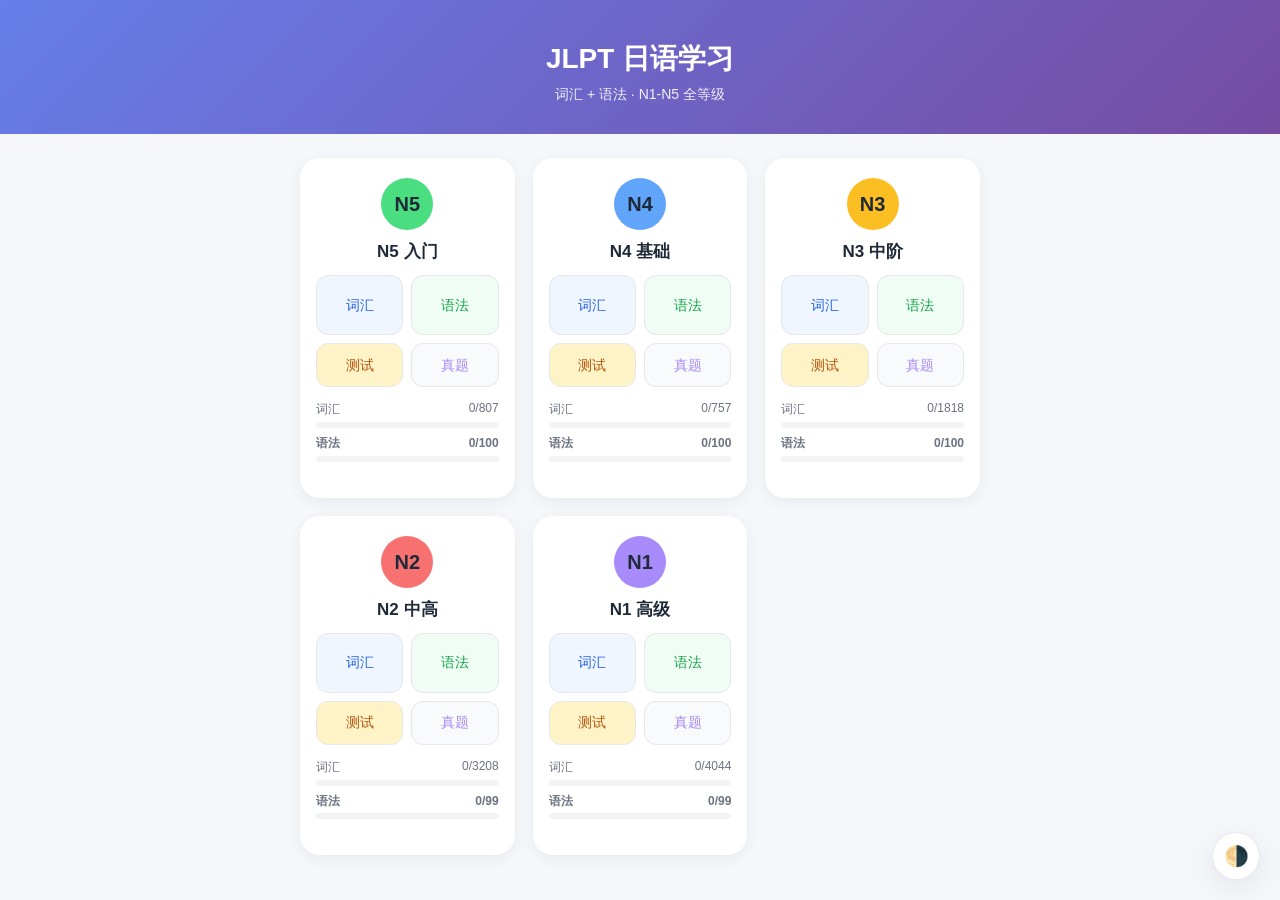
<file: index.html>
<!DOCTYPE html>
<html lang="zh-CN">
<head>
    <meta charset="UTF-8">
    <meta name="viewport" content="width=device-width, initial-scale=1.0, maximum-scale=1.0, user-scalable=no">
    <meta name="description" content="JLPT 日语学习应用，支持 N1-N5 词汇、语法学习与真题测试">
    <meta name="theme-color" content="#667eea" media="(prefers-color-scheme: light)">
    <meta name="theme-color" content="#0b1120" media="(prefers-color-scheme: dark)">
    <meta name="apple-mobile-web-app-capable" content="yes">
    <meta name="apple-mobile-web-app-status-bar-style" content="default">
    <meta name="apple-mobile-web-app-title" content="JLPT学习">
    <meta property="og:title" content="JLPT 日语学习">
    <meta property="og:description" content="词汇 + 语法 · N1-N5 全等级">
    <meta property="og:type" content="website">
    <title>JLPT 日语学习</title>
    <script>
        (function () {
            const basePath = location.pathname.replace(/\/[^/]*$/, '/');
            window.__BASE_PATH__ = basePath;
            document.write('<base href="' + basePath + '">');
        })();
    </script>
    <link rel="manifest" href="site.webmanifest">
    <link rel="apple-touch-icon" href="icons/icon-192x192.png">
    <link rel="icon" type="image/png" href="icons/icon-96x96.png">
    <link rel="stylesheet" href="css/common.css?v=4">
    <style>
        .header { padding: 40px 20px 30px; }
    </style>
</head>
<body>
    <div class="header">
        <h1>JLPT 日语学习</h1>
        <p>词汇 + 语法 · N1-N5 全等级</p>
    </div>
    <div class="levels" id="levels"></div>

    <script src="js/common.js"></script>
    <script>
        const levels = [
            { id: 'N5', name: 'N5 入门', colorClass: 'n5' },
            { id: 'N4', name: 'N4 基础', colorClass: 'n4' },
            { id: 'N3', name: 'N3 中阶', colorClass: 'n3' },
            { id: 'N2', name: 'N2 中高', colorClass: 'n2' },
            { id: 'N1', name: 'N1 高级', colorClass: 'n1' }
        ];

        function getProgress(level, kind) {
            const key = kind === 'words' ? `jlpt_progress_${level}` : `jlpt_grammar_progress_${level}`;
            const known = JSON.parse(localStorage.getItem(key) || '[]');
            return known.length;
        }

        function progressBarHTML(done, total, label, kind) {
            const pct = total > 0 ? Math.round((done / total) * 100) : 0;
            const safePct = Math.min(100, Math.max(0, pct));
            return `
                <div class="progress-item ${kind}">
                    <div class="progress-label">
                        <span>${label}</span>
                        <span>${done}/${total}</span>
                    </div>
                    <div class="progress-bar" aria-label="${label} 学习进度 ${safePct}%">
                        <div class="fill" style="width: ${safePct}%;"></div>
                    </div>
                </div>
            `;
        }

        async function render() {
            const basePath = window.__BASE_PATH__ || location.pathname.replace(/\/[^/]*$/, '/');
            try {
                const summary = await fetch(`${basePath}content/summary.json`).then(r => {
                    if (!r.ok) throw new Error(`HTTP ${r.status}`);
                    return r.json();
                });
                const container = document.getElementById('levels');
                container.innerHTML = levels.map(lv => {
                    const wordsTotal = summary[`${lv.id}_words`] || 0;
                    const grammarTotal = summary[`${lv.id}_grammar`] || 0;
                    const wordsDone = getProgress(lv.id, 'words');
                    const grammarDone = getProgress(lv.id, 'grammar');
                    return `
                        <div class="level-card ${lv.colorClass}">
                            <div class="level-badge">${lv.id}</div>
                            <h3>${lv.name}</h3>
                            <div class="mode-btns">
                                <a href="${basePath}study.html?level=${lv.id}" class="mode-btn words">词汇</a>
                                <a href="${basePath}grammar.html?level=${lv.id}" class="mode-btn grammar">语法</a>
                                <a href="${basePath}quiz.html?level=${lv.id}" class="mode-btn quiz">测试</a>
                                <a href="${basePath}exam.html" class="mode-btn exam">真题</a>
                            </div>
                            <div class="progress-row">
                                ${progressBarHTML(wordsDone, wordsTotal, '词汇', 'words')}
                                ${progressBarHTML(grammarDone, grammarTotal, '语法', 'grammar')}
                            </div>
                        </div>
                    `;
                }).join('');
            } catch (err) {
                console.error('加载失败', err);
                document.getElementById('levels').innerHTML = `<div class="msg">加载失败：${err.message}<br>请刷新重试</div>`;
            }
        }
        render();
    </script>
</body>
</html>
</file>
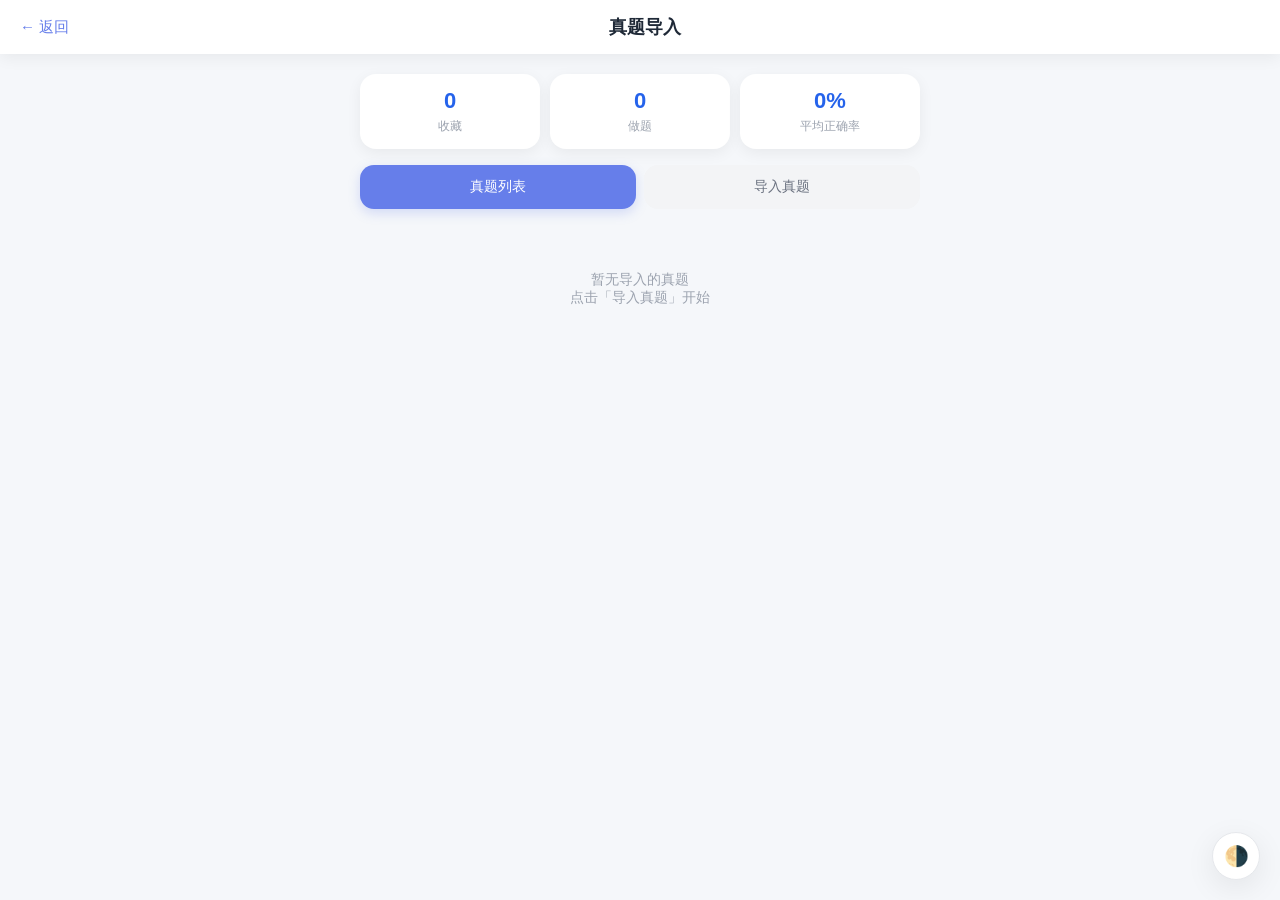
<file: exam.html>
<!DOCTYPE html>
<html lang="zh-CN">
<head>
    <meta charset="UTF-8">
    <meta name="viewport" content="width=device-width, initial-scale=1.0, maximum-scale=1.0, user-scalable=no">
    <meta name="description" content="JLPT 日语学习应用，支持 N1-N5 词汇、语法学习与真题测试">
    <meta name="theme-color" content="#667eea" media="(prefers-color-scheme: light)">
    <meta name="theme-color" content="#0b1120" media="(prefers-color-scheme: dark)">
    <meta name="apple-mobile-web-app-capable" content="yes">
    <meta name="apple-mobile-web-app-status-bar-style" content="default">
    <meta name="apple-mobile-web-app-title" content="JLPT学习">
        <link rel="manifest" href="site.webmanifest">
    <link rel="apple-touch-icon" href="icons/icon-192x192.png">
    <link rel="icon" type="image/png" href="icons/icon-96x96.png">
<title>JLPT 真题导入</title>
    <link rel="stylesheet" href="css/common.css?v=4">
    <style>
        /* 页面特有微调：保持公共样式已覆盖，此处留空备用 */
    </style>
</head>
<body>
    <div class="topbar">
        <a href="index.html" class="back">← 返回</a>
        <div class="level-title">真题导入</div>
        <div style="width:40px"></div>
    </div>
    <div class="stage" id="stage">
        <div class="msg">加载中...</div>
    </div>

    <script src="js/common.js"></script>
    <script>
        const stageEl = document.getElementById('stage');
        const EXAMS_KEY = 'jlpt_imported_exams';
        const BOOKMARKS_KEY = 'jlpt_exam_bookmarks';
        const HISTORY_KEY = 'jlpt_exam_history';

        let exams = [];
        let currentExam = null;
        let currentQuestions = [];
        let currentIdx = 0;
        let correctCount = 0;
        let sectionStats = {};
        let currentAnswers = [];
        let currentBookmarks = [];

        function init() {
            try {
                loadExams();
                loadBookmarks();
                renderList();
            } catch (err) {
                console.error('初始化失败', err);
                stageEl.innerHTML = `<div class="msg">加载失败：${err.message}<br>请刷新重试</div>`;
            }
        }

        function loadExams() {
            try { exams = JSON.parse(localStorage.getItem(EXAMS_KEY)) || []; }
            catch { exams = []; }
        }
        function saveExams() {
            localStorage.setItem(EXAMS_KEY, JSON.stringify(exams));
        }
        function loadBookmarks() {
            try { currentBookmarks = JSON.parse(localStorage.getItem(BOOKMARKS_KEY)) || []; }
            catch { currentBookmarks = []; }
        }
        function saveBookmarks() {
            localStorage.setItem(BOOKMARKS_KEY, JSON.stringify(currentBookmarks.slice(-500)));
        }
        function isBookmarked(q) {
            return currentBookmarks.some(b => b.qid === q.id);
        }
        function toggleBookmark(q) {
            const idx = currentBookmarks.findIndex(b => b.qid === q.id);
            if (idx >= 0) {
                currentBookmarks.splice(idx, 1);
            } else {
                currentBookmarks.push({
                    qid: q.id,
                    type: q.type,
                    question: q.question,
                    options: q.options,
                    answer: q.answer,
                    explanation: q.explanation || '',
                    sectionName: q.sectionName || '',
                    level: currentExam ? currentExam.level : '',
                    examTitle: currentExam ? currentExam.title : '',
                    createdAt: new Date().toISOString()
                });
            }
            saveBookmarks();
            return idx < 0;
        }

        function renderList() {
            const history = getHistory();
            const recentHistory = history.slice(0, 5);
            const totalDone = history.reduce((sum, h) => sum + h.total, 0);
            const totalCorrect = history.reduce((sum, h) => sum + h.correct, 0);
            const avgPct = totalDone ? Math.round((totalCorrect / totalDone) * 100) : 0;

            stageEl.innerHTML = `
                <div class="dashboard-row">
                    <a href="javascript:showBookmarks()" class="dash-card link">
                        <div class="num">${currentBookmarks.length}</div>
                        <div class="label">收藏</div>
                    </a>
                    <div class="dash-card">
                        <div class="num">${totalDone}</div>
                        <div class="label">做题</div>
                    </div>
                    <div class="dash-card">
                        <div class="num">${avgPct}%</div>
                        <div class="label">平均正确率</div>
                    </div>
                </div>
                <div class="tab-row">
                    <div class="tab active" id="tabList">真题列表</div>
                    <div class="tab" id="tabImport">导入真题</div>
                </div>
                <div id="listPanel">
                    ${exams.length ? `<div class="exam-list">${exams.map((ex, i) => renderExamItem(ex, i)).join('')}</div>` : `<div class="empty-tip">暂无导入的真题<br>点击「导入真题」开始</div>`}
                    ${history.length ? `
                    <div class="panel" style="margin-top:20px;">
                        <h2>最近练习</h2>
                        <div class="history-list">
                            ${recentHistory.map(h => `
                                <div class="history-item">
                                    <div>
                                        <div class="title">${escapeHtml(h.examTitle || '练习')}</div>
                                        <div class="meta">${formatDate(h.date)} · ${h.correct}/${h.total} 正确</div>
                                    </div>
                                    <div class="pct">${h.pct}%</div>
                                </div>
                            `).join('')}
                        </div>
                        <button class="btn btn-secondary" onclick="showStatistics()">查看完整统计</button>
                    </div>` : ''}
                </div>
                <div id="importPanel" class="hidden">
                    <div class="panel">
                        <h2>导入 JLPT 真题</h2>
                        <div class="sub">支持文字・語彙、文法 JSON 格式，导入后本地保存</div>
                        <label class="upload-zone" id="dropZone">
                            <div class="icon">📄</div>
                            <div class="hint">点击上传 JSON 文件 或拖拽到此处</div>
                            <input type="file" id="fileInput" accept=".json,application/json">
                        </label>
                        <button class="btn btn-secondary" id="pasteBtn">粘贴 JSON 导入</button>
                        <button class="btn btn-primary" id="builtInBtn">一键导入内置真题</button>
                        <div class="json-sample">
                            格式说明：<br>
                            {<br>
                            &nbsp;&nbsp;"level": "N5",<br>
                            &nbsp;&nbsp;"year": 2024, "month": 7,<br>
                            &nbsp;&nbsp;"title": "N5 真题示例卷",<br>
                            &nbsp;&nbsp;"description": "...",<br>
                            &nbsp;&nbsp;"sections": [<br>
                            &nbsp;&nbsp;&nbsp;&nbsp;{<br>
                            &nbsp;&nbsp;&nbsp;&nbsp;&nbsp;&nbsp;"id": "moji",<br>
                            &nbsp;&nbsp;&nbsp;&nbsp;&nbsp;&nbsp;"name": "文字・語彙",<br>
                            &nbsp;&nbsp;&nbsp;&nbsp;&nbsp;&nbsp;"questions": [<br>
                            &nbsp;&nbsp;&nbsp;&nbsp;&nbsp;&nbsp;&nbsp;&nbsp;{ "id": "...", "type": "kanji_reading", "question": "...", "options": [...], "answer": 0, "explanation": "..." }<br>
                            &nbsp;&nbsp;&nbsp;&nbsp;&nbsp;&nbsp;]<br>
                            &nbsp;&nbsp;&nbsp;&nbsp;}<br>
                            &nbsp;&nbsp;]<br>
                            }
                        </div>
                    </div>
                </div>
            `;
            document.getElementById('tabList').addEventListener('click', () => switchTab('list'));
            document.getElementById('tabImport').addEventListener('click', () => switchTab('import'));
            document.getElementById('fileInput').addEventListener('change', handleFileSelect);
            document.getElementById('dropZone').addEventListener('dragover', (e) => { e.preventDefault(); e.currentTarget.style.borderColor = 'var(--primary)'; });
            document.getElementById('dropZone').addEventListener('dragleave', (e) => { e.currentTarget.style.borderColor = ''; });
            document.getElementById('dropZone').addEventListener('drop', (e) => { e.preventDefault(); const f = e.dataTransfer.files[0]; if (f) readFile(f); });
            document.getElementById('pasteBtn').addEventListener('click', importFromPaste);
            document.getElementById('builtInBtn').addEventListener('click', importBuiltInExams);
        }

        function switchTab(tab) {
            const listPanel = document.getElementById('listPanel');
            const importPanel = document.getElementById('importPanel');
            const tabList = document.getElementById('tabList');
            const tabImport = document.getElementById('tabImport');
            if (tab === 'list') {
                listPanel.classList.remove('hidden');
                importPanel.classList.add('hidden');
                tabList.classList.add('active');
                tabImport.classList.remove('active');
                renderList();
            } else {
                listPanel.classList.add('hidden');
                importPanel.classList.remove('hidden');
                tabList.classList.remove('active');
                tabImport.classList.add('active');
            }
        }

        function renderExamItem(ex, idx) {
            const sectionTags = (ex.sections || []).map(s => `<span class="tag ${s.id}">${s.name} ${s.questions?.length || 0}题</span>`).join('');
            const total = (ex.sections || []).reduce((sum, s) => sum + (s.questions?.length || 0), 0);
            const meta = [ex.level, ex.year ? `${ex.year}年${ex.month || ''}月` : '', `${total}题`].filter(Boolean).join(' · ');
            return `
                <div class="exam-item">
                    <div class="title">${escapeHtml(ex.title)}</div>
                    <div class="meta">${escapeHtml(meta)}</div>
                    <div class="tags">${sectionTags}</div>
                    <div class="exam-actions">
                        <button class="btn btn-primary" onclick="startExam(${idx})">开始测试</button>
                        <button class="btn btn-secondary" onclick="deleteExam(${idx})">删除</button>
                    </div>
                </div>
            `;
        }

        function handleFileSelect(e) {
            const f = e.target.files[0];
            if (f) readFile(f);
        }

        function readFile(file) {
            const reader = new FileReader();
            reader.onload = (e) => importJson(e.target.result);
            reader.readAsText(file);
        }

        function importFromPaste() {
            const raw = prompt('请粘贴 JSON 内容：');
            if (raw && raw.trim()) importJson(raw.trim());
        }

        async function importBuiltInExams() {
            const basePath = location.pathname.replace(/\/[^\/]*$/, '/');
            const files = [
                'content/exams/N5_bunpou_266.json',
                'content/exams/N4_bunpou_90.json',
                'content/exams/N3_bunpou_200.json',
                'content/exams/N2_bunpou_90.json',
                'content/exams/N1_bunpou_1800.json'
            ];
            let count = 0;
            for (const file of files) {
                try {
                    const resp = await fetch(`${basePath}${file}`);
                    if (!resp.ok) continue;
                    const data = await resp.json();
                    const err = validateExam(data);
                    if (err) { console.warn(file, err); continue; }
                    normalizeExam(data);
                    const exists = exams.some(e => e.title === data.title);
                    if (!exists) {
                        exams.unshift(data);
                        count++;
                    }
                } catch (e) { console.warn(file, e); }
            }
            saveExams();
            if (count) alert(`已内置导入 ${count} 套真题`);
            else alert('内置真题已全部存在');
            renderList();
        }

        function importJson(raw) {
            let data;
            try {
                data = JSON.parse(raw);
            } catch {
                alert('JSON 解析失败，请检查格式');
                return;
            }
            const err = validateExam(data);
            if (err) { alert(err); return; }
            normalizeExam(data);
            exams.unshift(data);
            saveExams();
            alert(`已导入：${data.title}`);
            switchTab('list');
        }

        function validateExam(data) {
            if (!data || typeof data !== 'object') return 'JSON 格式不正确';
            if (!data.title) return '缺少 title';
            if (!Array.isArray(data.sections)) return '缺少 sections 数组';
            for (const sec of data.sections) {
                if (!sec.id || !sec.name) return '每个 section 必须包含 id 和 name';
                if (!Array.isArray(sec.questions)) return `${sec.name} 缺少 questions 数组`;
                for (const q of sec.questions) {
                    if (!q.id || !q.question || !Array.isArray(q.options) || typeof q.answer !== 'number') {
                        return `题目 ${q.id || '?'} 缺少必要字段（id/question/options/answer）`;
                    }
                    if (q.answer < 0 || q.answer >= q.options.length) return `题目 ${q.id} 答案索引越界`;
                }
            }
            return null;
        }

        function normalizeExam(data) {
            if (!data.description) data.description = '';
            if (!data.level) data.level = '';
            data.importedAt = new Date().toISOString();
            data.sections.forEach(sec => {
                sec.questions.forEach(q => {
                    if (!q.type) q.type = sec.id;
                    if (!q.sectionId) q.sectionId = sec.id;
                    if (!q.sectionName) q.sectionName = sec.name;
                    if (!q.explanation) q.explanation = '';
                });
            });
        }

        function deleteExam(idx) {
            if (!confirm('确定删除这套真题吗？')) return;
            exams.splice(idx, 1);
            saveExams();
            renderList();
        }

        function startExam(idx) {
            currentExam = exams[idx];
            currentQuestions = currentExam.sections.flatMap(s => s.questions.map(q => ({...q, sectionId: s.id, sectionName: s.name})));
            shuffle(currentQuestions);
            currentIdx = 0;
            correctCount = 0;
            sectionStats = {};
            currentAnswers = [];
            renderQuestion();
        }

        function renderQuestion() {
            const q = currentQuestions[currentIdx];
            const progress = ((currentIdx) / currentQuestions.length) * 100;
            const bookmarked = isBookmarked(q);
            stageEl.innerHTML = `
                <div class="topbar" style="position:static;margin-bottom:15px;">
                    <a href="javascript:renderList()" class="back">← 退出</a>
                    <div class="level-title">${escapeHtml(currentExam.title)}</div>
                    <div style="width:40px"></div>
                </div>
                <div class="quiz-top">
                    <span>第 ${currentIdx + 1} / ${currentQuestions.length} 题</span>
                    <span>${escapeHtml(q.sectionName)}</span>
                </div>
                <div class="progress-track"><div class="progress-fill" style="width:${progress}%"></div></div>
                <div class="question-card">
                    <button class="bookmark-btn ${bookmarked ? 'active' : ''}" id="bookmarkBtn" title="收藏">${bookmarked ? '★' : '☆'}</button>
                    <div class="q-type">${typeLabel(q.type)}</div>
                    <div class="q-main">${escapeHtml(q.question)}</div>
                    ${q.sub ? `<div class="q-sub">${escapeHtml(q.sub)}</div>` : ''}
                </div>
                <div class="choices" id="choices"></div>
                <div class="feedback hidden" id="feedback"></div>
                <button class="next-btn hidden" id="nextBtn">下一题</button>
            `;
            document.getElementById('bookmarkBtn').addEventListener('click', () => {
                const now = toggleBookmark(q);
                document.getElementById('bookmarkBtn').innerHTML = now ? '★' : '☆';
                document.getElementById('bookmarkBtn').classList.toggle('active', now);
            });
            const choicesEl = document.getElementById('choices');
            q.options.forEach((opt, i) => {
                const btn = document.createElement('div');
                btn.className = 'choice';
                btn.innerHTML = `<div class="badge">${String.fromCharCode(65 + i)}</div><div>${escapeHtml(opt)}</div>`;
                btn.addEventListener('click', () => selectOption(i));
                choicesEl.appendChild(btn);
            });
            document.getElementById('nextBtn').addEventListener('click', nextQuestion);
        }

        function typeLabel(type) {
            const map = {
                'moji': '文字・語彙',
                'bunpou': '文法',
                'kanji_reading': '漢字読み',
                'kanji_usage': '漢字表記',
                'context_vocabulary': '文脈語彙',
                'synonym': '類義語・反対語',
                'grammar_form': '文法形式',
                'sentence_pattern': '文の文法',
                'grammar_meaning': '语法含义',
                'grammar_pattern': '语法接续',
                'word_meaning': '词义选择',
                'word_recognition': '看义选词'
            };
            return map[type] || type;
        }

        function selectOption(idx) {
            const q = currentQuestions[currentIdx];
            const correct = idx === q.answer;
            const choices = document.querySelectorAll('.choice');
            choices.forEach((c, i) => {
                c.classList.add('disabled');
                if (i === q.answer) c.classList.add('correct');
                else if (i === idx) c.classList.add('wrong');
            });
            if (correct) {
                correctCount++;
                sectionStats[q.sectionId] = sectionStats[q.sectionId] || { name: q.sectionName, total: 0, correct: 0 };
                sectionStats[q.sectionId].total++;
                sectionStats[q.sectionId].correct++;
            } else {
                sectionStats[q.sectionId] = sectionStats[q.sectionId] || { name: q.sectionName, total: 0, correct: 0 };
                sectionStats[q.sectionId].total++;
            }
            currentAnswers.push({ selected: idx, correct: correct, q: q });

            const fb = document.getElementById('feedback');
            fb.className = `feedback ${correct ? 'correct' : 'wrong'}`;
            fb.innerHTML = `
                <div class="feedback-title">${correct ? '✓ 回答正确' : '✗ 回答错误'}</div>
                <div class="feedback-detail">${escapeHtml(q.explanation || '正确答案是：' + q.options[q.answer])}</div>
            `;
            fb.classList.remove('hidden');
            const nextBtn = document.getElementById('nextBtn');
            nextBtn.textContent = currentIdx === currentQuestions.length - 1 ? '查看结果' : '下一题';
            nextBtn.classList.remove('hidden');
            nextBtn.focus();
        }

        function nextQuestion() {
            currentIdx++;
            if (currentIdx >= currentQuestions.length) {
                renderResult();
            } else {
                renderQuestion();
            }
        }

        function renderResult() {
            const total = currentQuestions.length;
            const wrong = total - correctCount;
            const pct = total ? Math.round((correctCount / total) * 100) : 0;
            const deg = pct * 3.6;
            stageEl.innerHTML = `
                <div class="panel">
                    <div class="result-score">
                        <div class="score-ring" style="--score-deg:${deg}deg;">
                            <div class="score-text">${pct}%</div>
                            <div class="score-label">正确率</div>
                        </div>
                        <div class="result-title">${scoreComment(pct)}</div>
                        <div class="result-desc">${escapeHtml(currentExam.title)}</div>
                    </div>
                    <div class="stat-row">
                        <div class="stat"><div class="num">${correctCount}</div><div class="label">正确</div></div>
                        <div class="stat"><div class="num">${wrong}</div><div class="label">错误</div></div>
                        <div class="stat"><div class="num">${total}</div><div class="label">总计</div></div>
                    </div>
                    <div class="section-stat">
                        <h3>各单元正确率</h3>
                        ${Object.values(sectionStats).map(s => `
                            <div class="section-bar">
                                <div class="name">${escapeHtml(s.name)}</div>
                                <div class="track"><div class="fill" style="width:${Math.round(s.correct/s.total*100)}%"></div></div>
                                <div class="pct">${Math.round(s.correct/s.total*100)}%</div>
                            </div>
                        `).join('')}
                    </div>
                    <div class="btn-row">
                        <button class="btn-primary" onclick="startExamById('${currentExam.importedAt}')">再做一次</button>
                        <button class="btn-secondary" onclick="renderReview('wrong')">错题解析</button>
                        <button class="btn-secondary" onclick="renderReview('all')">全部解析</button>
                        <button class="btn-secondary" onclick="renderList()">真题列表</button>
                    </div>
                </div>
            `;
            saveHistory({ exam: currentExam, total, correct: correctCount, pct, sectionStats, answers: currentAnswers, date: new Date().toISOString() });
        }

        function startExamById(importedAt) {
            const idx = exams.findIndex(e => e.importedAt === importedAt);
            if (idx >= 0) startExam(idx);
            else alert('真题未找到');
        }

        function renderReview(filter) {
            const list = filter === 'wrong' ? currentAnswers.filter(a => !a.correct) : currentAnswers;
            stageEl.innerHTML = `
                <div class="topbar" style="position:static;margin-bottom:15px;">
                    <a href="javascript:renderResult()" class="back">← 返回结果</a>
                    <div class="level-title">${filter === 'wrong' ? '错题解析' : '全部解析'}</div>
                    <div style="width:40px"></div>
                </div>
                <div class="review-filter">
                    <button class="${filter === 'all' ? 'active' : ''}" onclick="renderReview('all')">全部(${currentAnswers.length})</button>
                    <button class="${filter === 'wrong' ? 'active' : ''}" onclick="renderReview('wrong')">仅错题(${currentAnswers.filter(a=>!a.correct).length})</button>
                </div>
                <div class="review-list">
                    ${list.length ? list.map((a, i) => renderReviewItem(a, i+1)).join('') : '<div class="msg">暂无错题，真棒！</div>'}
                </div>
            `;
        }

        function renderReviewItem(a, i) {
            const q = a.q;
            const badge = a.correct ? '<span class="tag">✓ 答对</span>' : '<span class="tag wrong">✗ 答错</span>';
            const yourAnswer = q.options[a.selected] || '未作答';
            const correctAnswer = q.options[q.answer] || '';
            return `
                <div class="review-item">
                    <div class="review-header">
                        <div style="font-size:12px;color:var(--text-muted);">第 ${i} 题 · ${escapeHtml(typeLabel(q.type))}</div>
                        ${badge}
                    </div>
                    <div class="rev-q">${escapeHtml(q.question)}${q.sub ? `<br><span style="font-size:13px;color:var(--primary-text);">${escapeHtml(q.sub)}</span>` : ''}</div>
                    <div class="rev-ans">
                        <div>你的答案：<span class="${a.correct ? 'right' : 'wrong'}">${escapeHtml(yourAnswer)}</span></div>
                        ${a.correct ? '' : `<div>正确答案：<span class="right">${escapeHtml(correctAnswer)}</span></div>`}
                    </div>
                    <div class="rev-exp">${escapeHtml(q.explanation || '正确答案是：' + q.options[q.answer])}</div>
                </div>
            `;
        }

        function scoreComment(pct) {
            if (pct >= 90) return '优秀！';
            if (pct >= 75) return '不错，继续巩固';
            if (pct >= 60) return '及格，还有提升空间';
            return '加油，多复习错题';
        }

        function getHistory() {
            try { return JSON.parse(localStorage.getItem(HISTORY_KEY)) || []; }
            catch { return []; }
        }
        function saveHistory(record) {
            const history = getHistory();
            history.unshift(record);
            localStorage.setItem(HISTORY_KEY, JSON.stringify(history.slice(0, 50)));
        }

        function showBookmarks() {
            loadBookmarks();
            const list = currentBookmarks;
            stageEl.innerHTML = `
                <div class="topbar" style="position:static;margin-bottom:15px;">
                    <a href="javascript:renderList()" class="back">← 返回</a>
                    <div class="level-title">我的收藏 (${list.length})</div>
                    <div style="width:40px"></div>
                </div>
                <div class="review-filter">
                    <button class="active" onclick="showBookmarks()">全部</button>
                    <button class="btn-secondary" onclick="clearAllBookmarks()">清空收藏</button>
                </div>
                <div class="review-list">
                    ${list.length ? list.map((b, i) => `
                        <div class="review-item">
                            <div class="review-header">
                                <div style="font-size:12px;color:var(--text-muted);">${escapeHtml(b.examTitle || '')} · ${escapeHtml(typeLabel(b.type))}</div>
                                <span class="tag" style="cursor:pointer;" onclick="removeBookmarkFromList('${b.qid}')">取消收藏</span>
                            </div>
                            <div class="rev-q">${escapeHtml(b.question)}</div>
                            <div class="rev-ans">正确答案：<span class="right">${escapeHtml(b.options[b.answer])}</span></div>
                            <div class="rev-exp">${escapeHtml(b.explanation)}</div>
                        </div>
                    `).join('') : '<div class="msg">暂无收藏题目</div>'}
                </div>
            `;
        }

        function removeBookmarkFromList(qid) {
            currentBookmarks = currentBookmarks.filter(b => b.qid !== qid);
            saveBookmarks();
            showBookmarks();
        }
        function clearAllBookmarks() {
            if (!confirm('确定清空所有收藏吗？')) return;
            currentBookmarks = [];
            saveBookmarks();
            showBookmarks();
        }

        function showStatistics() {
            const history = getHistory();
            const totalDone = history.reduce((sum, h) => sum + h.total, 0);
            const totalCorrect = history.reduce((sum, h) => sum + h.correct, 0);
            const avgPct = totalDone ? Math.round((totalCorrect / totalDone) * 100) : 0;
            const sessions = history.length;
            const weakMap = {};
            for (const h of history) {
                for (const a of (h.answers || [])) {
                    if (!a.correct) {
                        const key = a.q.type || 'unknown';
                        weakMap[key] = (weakMap[key] || 0) + 1;
                    }
                }
            }
            const weakList = Object.entries(weakMap).sort((a,b) => b[1]-a[1]).slice(0,5);
            stageEl.innerHTML = `
                <div class="topbar" style="position:static;margin-bottom:15px;">
                    <a href="javascript:renderList()" class="back">← 返回</a>
                    <div class="level-title">练习统计</div>
                    <div style="width:40px"></div>
                </div>
                <div class="dashboard-row">
                    <div class="dash-card"><div class="num">${sessions}</div><div class="label">练习次数</div></div>
                    <div class="dash-card"><div class="num">${totalDone}</div><div class="label">总做题</div></div>
                    <div class="dash-card"><div class="num">${avgPct}%</div><div class="label">总正确率</div></div>
                </div>
                <div class="panel" style="margin-bottom:16px;">
                    <h2>薄弱点 TOP5</h2>
                    ${weakList.length ? `<div class="section-stat" style="margin-top:12px;">
                        ${weakList.map(([type, count]) => `
                            <div class="section-bar">
                                <div class="name">${escapeHtml(typeLabel(type))}</div>
                                <div class="track"><div class="fill" style="width:100%;background:var(--danger);"></div></div>
                                <div class="pct">${count} 错</div>
                            </div>
                        `).join('')}
                    </div>` : '<div class="msg">还没有错题数据，继续练习吧！</div>'}
                </div>
                <div class="panel">
                    <h2>历史记录</h2>
                    <div class="history-list" style="margin-top:12px;">
                        ${history.length ? history.map(h => `
                            <div class="history-item">
                                <div>
                                    <div class="title">${escapeHtml(h.examTitle || '练习')}</div>
                                    <div class="meta">${formatDate(h.date)} · ${h.correct}/${h.total} 正确</div>
                                </div>
                                <div class="pct">${h.pct}%</div>
                            </div>
                        `).join('') : '<div class="msg">暂无历史记录</div>'}
                    </div>
                </div>
                <button class="btn btn-secondary" style="margin-top:16px;" onclick="clearHistory()">清空历史记录</button>
            `;
        }

        function clearHistory() {
            if (!confirm('确定清空所有练习历史吗？')) return;
            localStorage.removeItem(HISTORY_KEY);
            showStatistics();
        }

        function formatDate(iso) {
            if (!iso) return '';
            const d = new Date(iso);
            return `${d.getMonth()+1}/${d.getDate()} ${d.getHours()}:${String(d.getMinutes()).padStart(2,'0')}`;
        }

        function shuffle(arr) {
            for (let i = arr.length - 1; i > 0; i--) {
                const j = Math.floor(Math.random() * (i + 1));
                [arr[i], arr[j]] = [arr[j], arr[i]];
            }
        }

        function escapeHtml(str) {
            if (str == null) return '';
            return String(str)
                .replace(/&/g, '&amp;')
                .replace(/</g, '&lt;')
                .replace(/>/g, '&gt;')
                .replace(/"/g, '&quot;')
                .replace(/'/g, '&#039;');
        }

        init();
    </script>
</body>
</html>
</file>
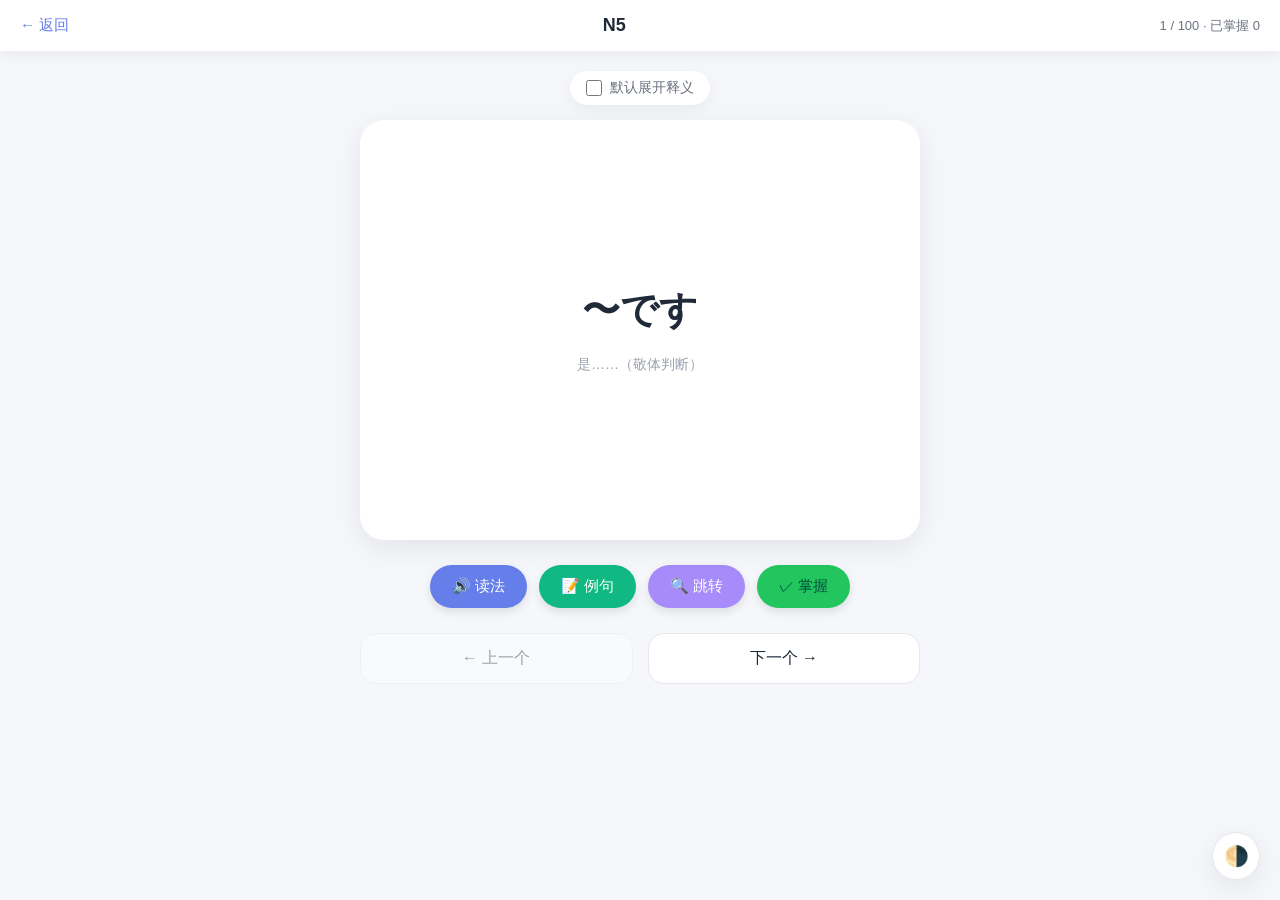
<file: grammar.html>
<!DOCTYPE html>
<html lang="zh-CN">
<head>
    <meta charset="UTF-8">
    <meta name="viewport" content="width=device-width, initial-scale=1.0, maximum-scale=1.0, user-scalable=no">
    <meta name="description" content="JLPT 日语学习应用，支持 N1-N5 词汇、语法学习与真题测试">
    <meta name="theme-color" content="#667eea" media="(prefers-color-scheme: light)">
    <meta name="theme-color" content="#0b1120" media="(prefers-color-scheme: dark)">
    <meta name="apple-mobile-web-app-capable" content="yes">
    <meta name="apple-mobile-web-app-status-bar-style" content="default">
    <meta name="apple-mobile-web-app-title" content="JLPT学习">
        <link rel="manifest" href="site.webmanifest">
    <link rel="apple-touch-icon" href="icons/icon-192x192.png">
    <link rel="icon" type="image/png" href="icons/icon-96x96.png">
<title>JLPT 语法学习</title>
    <link rel="stylesheet" href="css/common.css?v=4">
    <style>
        /* 跳转弹窗（复用 study.html 样式） */
        .jump-overlay {
            position: fixed;
            inset: 0;
            background: var(--overlay);
            z-index: 1000;
            display: flex;
            align-items: flex-end;
            justify-content: center;
            opacity: 0;
            pointer-events: none;
            transition: opacity 0.25s ease;
        }
        .jump-overlay.active {
            opacity: 1;
            pointer-events: auto;
        }
        .jump-modal {
            background: var(--surface);
            width: 100%;
            max-width: 480px;
            border-radius: 24px 24px 0 0;
            padding: 22px 24px 30px;
            box-shadow: var(--shadow-lg);
            transform: translateY(100%);
            transition: transform 0.3s cubic-bezier(0.22, 1, 0.36, 1);
        }
        .jump-overlay.active .jump-modal {
            transform: translateY(0);
        }
        .jump-modal h3 {
            font-size: 18px;
            margin-bottom: 6px;
            color: var(--text);
            display: flex;
            align-items: center;
            gap: 8px;
        }
        .jump-modal p {
            font-size: 13px;
            color: var(--text-secondary);
            margin-bottom: 14px;
        }
        .jump-input {
            width: 100%;
            padding: 14px 16px;
            border-radius: 14px;
            border: 1px solid var(--border);
            background: var(--surface-2);
            color: var(--text);
            font-size: 16px;
            outline: none;
            transition: border-color 0.2s, box-shadow 0.2s, background-color 0.25s, color 0.25s;
            margin-bottom: 8px;
        }
        .jump-input:focus {
            border-color: var(--primary);
            box-shadow: 0 0 0 4px var(--ring);
        }
        .jump-hint {
            font-size: 12px;
            color: var(--text-muted);
            margin-bottom: 16px;
            min-height: 18px;
        }
        .jump-actions {
            display: flex;
            gap: 12px;
        }
        .jump-actions button {
            flex: 1;
            padding: 14px;
            border-radius: 14px;
            border: none;
            font-size: 15px;
            font-weight: 600;
            cursor: pointer;
            transition: opacity 0.2s, transform 0.1s;
        }
        .jump-actions button:active {
            transform: scale(0.97);
        }
        .jump-btn-primary {
            background: var(--primary-grad);
            color: white;
        }
        .jump-btn-secondary {
            background: var(--surface-3);
            color: var(--text);
            border: 1px solid var(--border) !important;
        }
        .btn-jump {
            background: var(--accent-5);
        }

        /* grammar.html 卡片背面分块样式 */
        .grammar-back {
            scrollbar-width: thin;
            scrollbar-color: var(--primary) transparent;
        }
        .grammar-back::-webkit-scrollbar { width: 6px; }
        .grammar-back::-webkit-scrollbar-thumb { background: var(--primary); border-radius: 4px; }

        .grammar-back .section {
            background: var(--surface-2);
            border-radius: 14px;
            padding: 14px 16px;
            margin-bottom: 14px;
            text-align: left;
            box-shadow: 0 1px 4px rgba(0,0,0,0.03);
        }
        .grammar-back .section:last-child { margin-bottom: 0; }

        .grammar-back .section-title {
            font-size: 13px;
            font-weight: 700;
            color: var(--primary-text);
            text-transform: uppercase;
            letter-spacing: 0.5px;
            margin-bottom: 8px;
            display: flex;
            align-items: center;
            gap: 6px;
        }

        .grammar-back .meaning-text,
        .grammar-back .usage-text {
            font-size: 15px;
            line-height: 1.65;
            color: var(--text);
            white-space: pre-wrap;
        }

        .grammar-back .pattern-box {
            background: var(--warning-soft);
            border-radius: 12px;
            padding: 12px 14px;
            font-size: 15px;
            color: var(--warning-text);
            line-height: 1.6;
            white-space: pre-wrap;
        }

        .grammar-back .example-list {
            list-style: none;
            margin: 0;
            padding: 0;
        }
        .grammar-back .example-list li {
            background: var(--surface);
            border-left: 3px solid var(--primary);
            border-radius: 10px;
            padding: 10px 12px;
            margin-bottom: 8px;
            font-size: 15px;
            line-height: 1.55;
            color: var(--text);
        }
        .grammar-back .example-list li:last-child { margin-bottom: 0; }
        .grammar-back .example-list .example-ja {
            display: block;
            font-size: 15px;
            color: var(--text);
            margin-bottom: 2px;
        }
        .grammar-back .example-list .example-reading {
            display: block;
            font-size: 13px;
            color: var(--text-secondary);
            margin-bottom: 2px;
        }
        .grammar-back .example-list .example-meaning {
            display: block;
            font-size: 13px;
            color: var(--text-secondary);
        }

        .grammar-back .mistake-list {
            list-style: none;
            margin: 0;
            padding: 0;
        }
        .grammar-back .mistake-list li {
            background: var(--danger-soft);
            border-radius: 10px;
            padding: 9px 12px;
            margin-bottom: 6px;
            font-size: 14px;
            color: var(--danger-text);
            line-height: 1.5;
        }

        .grammar-back .note-text,
        .grammar-back .compare-text {
            font-size: 14px;
            line-height: 1.65;
            color: var(--text);
            white-space: pre-wrap;
        }
        .grammar-back .compare-text {
            background: var(--info-soft);
            border-radius: 12px;
            padding: 12px 14px;
        }
    </style>
</head>
<body>
    <div class="topbar">
        <a href="index.html" class="back">← 返回</a>
        <div class="level-title" id="levelTitle">N5</div>
        <div class="progress-info" id="progressInfo">0 / 0</div>
    </div>
    <div class="stage" id="stage">
        <div class="msg">加载中...</div>
    </div>

    <div class="jump-overlay" id="jumpOverlay" onclick="if(event.target===this) closeJump()">
        <div class="jump-modal">
            <h3>🔍 跳转到语法点</h3>
            <p>输入序号（1~<span id="jumpTotal">0</span>）或关键词</p>
            <input type="text" class="jump-input" id="jumpInput" placeholder="例如：12 或 〜わけにはいかない" autocomplete="off">
            <div class="jump-hint" id="jumpHint"></div>
            <div class="jump-actions">
                <button class="jump-btn-secondary" onclick="closeJump()">取消</button>
                <button class="jump-btn-primary" onclick="doJump()">跳转</button>
            </div>
        </div>
    </div>

    <script src="js/common.js"></script>
    <script>
        const params = new URLSearchParams(location.search);
        const level = params.get('level') || 'N5';
        const titleEl = document.getElementById('levelTitle');
        const progressEl = document.getElementById('progressInfo');
        const stageEl = document.getElementById('stage');
        titleEl.textContent = level;

        let items = [];
        let index = 0;
        let known = new Set();
        let autoFlip = localStorage.getItem('jlpt_grammar_auto_flip') === 'true';
        let synth = window.speechSynthesis;
        let japaneseVoice = null;

        function findJapaneseVoice() {
            const voices = synth.getVoices();
            for (const v of voices) {
                if (v.lang.startsWith('ja')) { japaneseVoice = v; break; }
            }
        }
        if (synth.onvoiceschanged !== undefined) {
            synth.onvoiceschanged = findJapaneseVoice;
        }
        findJapaneseVoice();

        function speak(text, rate = 0.82) {
            if (!synth) return;
            synth.cancel();
            const utter = new SpeechSynthesisUtterance(text);
            utter.lang = 'ja-JP';
            utter.rate = rate;
            utter.pitch = 1.0;
            if (japaneseVoice) utter.voice = japaneseVoice;
            synth.speak(utter);
        }

        function loadProgress() {
            const saved = localStorage.getItem(`jlpt_grammar_progress_${level}`);
            if (saved) known = new Set(JSON.parse(saved));
            autoFlip = localStorage.getItem('jlpt_grammar_auto_flip') === 'true';
        }
        function saveProgress() {
            localStorage.setItem(`jlpt_grammar_progress_${level}`, JSON.stringify([...known]));
        }

        function escapeHtml(text) {
            if (text === null || text === undefined) return '';
            return String(text)
                .replace(/&/g, '&amp;')
                .replace(/</g, '&lt;')
                .replace(/>/g, '&gt;')
                .replace(/"/g, '&quot;')
                .replace(/'/g, '&#039;');
        }

        function nl2br(text) {
            return escapeHtml(text).replace(/\n/g, '<br>');
        }

        function section(title, icon, body) {
            return `<div class="section"><div class="section-title">${icon} ${escapeHtml(title)}</div>${body}</div>`;
        }

        function renderDescription(g) {
            let html = '';
            if (g.meaning || g.grammar_cn) {
                const title = g.grammar_cn ? `${escapeHtml(g.grammar)}（${escapeHtml(g.grammar_cn)}）` : escapeHtml(g.grammar);
                html += `<div class="grammar-title"><strong>${title}</strong></div>`;
            }
            if (g.meaning) {
                html += section('含义', '💡', `<div class="meaning-text">${nl2br(g.meaning)}</div>`);
            }
            if (g.usage) {
                html += section('用法', '📘', `<div class="usage-text">${nl2br(g.usage)}</div>`);
            }
            if (g.pattern) {
                html += section('接续', '📐', `<div class="pattern-box">${nl2br(g.pattern)}</div>`);
            }
            const examples = g.examples && g.examples.length ? g.examples : (g.example ? [{
                example: g.example,
                example_reading: g.example_reading,
                example_meaning: g.example_meaning
            }] : []);
            if (examples.length) {
                const exHtml = examples.map(ex =>
                    `<li>` +
                    `${ex.example ? `<span class="example-ja">${escapeHtml(ex.example)}</span>` : ''}` +
                    `${ex.example_reading ? `<span class="example-reading">${escapeHtml(ex.example_reading)}</span>` : ''}` +
                    `${ex.example_meaning ? `<span class="example-meaning">${escapeHtml(ex.example_meaning)}</span>` : ''}` +
                    `</li>`
                ).join('');
                html += section('例句', '📝', `<ul class="example-list">${exHtml}</ul>`);
            }
            const mistakes = g.common_mistakes || (g.mistakes ? [g.mistakes] : []);
            if (mistakes && mistakes.length) {
                const mHtml = mistakes.map(m => `<li>${nl2br(m)}</li>`).join('');
                html += section('常见错误', '⚠️', `<ul class="mistake-list">${mHtml}</ul>`);
            }
            const comparison = g.comparison || g.compare || '';
            if (comparison) {
                html += section('辨析', '🔍', `<div class="compare-text">${nl2br(comparison)}</div>`);
            }
            if (g.notes) {
                html += section('注意', '💬', `<div class="note-text">${nl2br(g.notes)}</div>`);
            }
            return html;
        }

        function renderCardContent(g) {
            const hint = g.grammar_cn ? escapeHtml(g.grammar_cn) : '点击卡片查看释义';
            return {
                front: `
                    <div class="grammar">${escapeHtml(g.grammar)}</div>
                    <div class="hint">${hint}</div>
                `,
                back: `
                    <div class="grammar-back">${renderDescription(g)}</div>
                `
            };
        }

        function cardHtml(g, cls) {
            const content = renderCardContent(g);
            const flipped = autoFlip ? 'flipped' : '';
            return `
                <div class="card ${cls} ${flipped}" data-id="${g.id}">
                    <div class="front-face">${content.front}</div>
                    <div class="back-face">${content.back}</div>
                </div>
            `;
        }

        function render() {
            if (!items.length) {
                stageEl.innerHTML = '<div class="msg">暂无语法数据</div>';
                return;
            }
            if (index >= items.length) {
                stageEl.innerHTML = `
                    <div class="msg">
                        <h2>🎉 ${level} 语法已完成</h2>
                        <p>本轮共 ${items.length} 条语法，已掌握 ${known.size} 条</p>
                        <button class="btn btn-known" onclick="restart()" style="margin-top:20px;">重新开始</button>
                    </div>
                `;
                progressEl.textContent = `${known.size} / ${items.length}`;
                return;
            }
            const g = items[index];
            const nextG = items[index + 1];
            const isKnown = known.has(g.id);
            progressEl.textContent = `${index + 1} / ${items.length} · 已掌握 ${known.size}`;
            stageEl.innerHTML = `
                <div class="settings-bar">
                    <label class="setting-label">
                        <input type="checkbox" id="autoFlipCheck" ${autoFlip ? 'checked' : ''}>
                        默认展开释义
                    </label>
                </div>
                <div class="card-stack" id="cardStack">
                    ${nextG ? cardHtml(nextG, 'next') : ''}
                    ${cardHtml(g, 'current')}
                </div>
                <div class="btn-group">
                    <button class="btn btn-grammar" onclick="event.stopPropagation(); speakGrammar()">🔊 读法</button>
                    ${g.example ? `<button class="btn btn-example" onclick="event.stopPropagation(); speakExample()">📝 例句</button>` : ''}
                    <button class="btn btn-jump" onclick="event.stopPropagation(); showJump()">🔍 跳转</button>
                    <button class="btn ${isKnown ? 'btn-unknown' : 'btn-known'}" onclick="event.stopPropagation(); toggleKnown()">${isKnown ? '取消掌握' : '✓ 掌握'}</button>
                </div>
                <div class="controls">
                    <button class="nav-btn" onclick="prev()" ${index === 0 ? 'disabled' : ''}>← 上一个</button>
                    <button class="nav-btn" onclick="next()">下一个 →</button>
                </div>
            `;

            const autoFlipCheck = document.getElementById('autoFlipCheck');
            if (autoFlipCheck) {
                autoFlipCheck.addEventListener('change', (e) => {
                    autoFlip = e.target.checked;
                    localStorage.setItem('jlpt_grammar_auto_flip', autoFlip ? 'true' : 'false');
                    render();
                });
            }

            setupCardClick();
            setupSwipe();
        }

        function setupCardClick() {
            const card = document.querySelector('#cardStack .card.current');
            if (!card) return;
            card.addEventListener('click', (e) => {
                if (card.dataset.swiped === 'true') {
                    card.dataset.swiped = 'false';
                    return;
                }
                card.classList.toggle('flipped');
            });
        }

        function setupSwipe() {
            const card = document.querySelector('#cardStack .card.current');
            if (!card) return;

            let startX = 0;
            let currentX = 0;
            let isDragging = false;

            const onStart = (x) => {
                startX = x;
                currentX = x;
                isDragging = true;
                card.style.transition = 'none';
                card.dataset.swiped = 'false';
            };
            const onMove = (x) => {
                if (!isDragging) return;
                currentX = x;
                const dx = currentX - startX;
                card.style.transform = `translateX(${dx}px) rotate(${dx * 0.03}deg)`;
            };
            const onEnd = () => {
                if (!isDragging) return;
                isDragging = false;
                card.style.transition = '';
                const dx = currentX - startX;
                if (dx < -80) {
                    card.dataset.swiped = 'true';
                    card.classList.add('sliding-left');
                    setTimeout(next, 250);
                } else if (dx > 80) {
                    card.dataset.swiped = 'true';
                    card.classList.add('sliding-right');
                    setTimeout(prev, 250);
                } else {
                    card.style.transform = '';
                }
            };

            card.addEventListener('touchstart', (e) => onStart(e.touches[0].clientX), { passive: true });
            card.addEventListener('touchmove', (e) => onMove(e.touches[0].clientX), { passive: true });
            card.addEventListener('touchend', onEnd);

            card.addEventListener('mousedown', (e) => onStart(e.clientX));
            window.addEventListener('mousemove', (e) => onMove(e.clientX));
            window.addEventListener('mouseup', onEnd);
        }

        function flip() {
            const card = document.querySelector('#cardStack .card.current');
            if (card) card.classList.toggle('flipped');
        }

        function speakGrammar() {
            const g = items[index];
            speak(`${g.grammar}、${g.reading}`);
        }

        function speakExample() {
            const g = items[index];
            const exampleText = (g.examples && g.examples[0] && g.examples[0].example) || g.example;
            if (exampleText) speak(exampleText);
        }

        function toggleKnown() {
            const g = items[index];
            if (known.has(g.id)) known.delete(g.id);
            else known.add(g.id);
            saveProgress();
            render();
        }

        function next() {
            if (synth) synth.cancel();
            index++;
            render();
        }

        function prev() {
            if (synth) synth.cancel();
            if (index > 0) index--;
            render();
        }

        function restart() {
            index = 0;
            render();
        }

        function showJump() {
            const overlay = document.getElementById('jumpOverlay');
            const totalEl = document.getElementById('jumpTotal');
            const input = document.getElementById('jumpInput');
            const hint = document.getElementById('jumpHint');
            if (totalEl) totalEl.textContent = items.length;
            if (hint) hint.textContent = '';
            if (input) {
                input.value = '';
                input.addEventListener('input', updateJumpHint);
                input.addEventListener('keydown', onJumpKey);
            }
            overlay.classList.add('active');
            setTimeout(() => input && input.focus(), 50);
        }

        function closeJump() {
            const overlay = document.getElementById('jumpOverlay');
            const input = document.getElementById('jumpInput');
            overlay.classList.remove('active');
            if (input) {
                input.removeEventListener('input', updateJumpHint);
                input.removeEventListener('keydown', onJumpKey);
            }
        }

        function updateJumpHint() {
            const input = document.getElementById('jumpInput');
            const hint = document.getElementById('jumpHint');
            const raw = input.value.trim();
            if (!raw) {
                hint.textContent = '';
                return;
            }
            if (/^\d+$/.test(raw)) {
                const n = parseInt(raw, 10);
                if (n >= 1 && n <= items.length) {
                    hint.textContent = `将跳转到第 ${n} 条：${items[n - 1].grammar}`;
                    hint.style.color = 'var(--text-secondary)';
                } else {
                    hint.textContent = `请输入 1~${items.length} 之间的序号`;
                    hint.style.color = 'var(--danger-text)';
                }
                return;
            }
            const term = raw.toLowerCase();
            const matches = items.filter(g =>
                (g.grammar && g.grammar.toLowerCase().includes(term)) ||
                (g.reading && g.reading.toLowerCase().includes(term)) ||
                (g.meaning && g.meaning.toLowerCase().includes(term))
            );
            if (matches.length === 0) {
                hint.textContent = '未找到匹配的语法点';
                hint.style.color = 'var(--danger-text)';
            } else {
                hint.textContent = `找到 ${matches.length} 条匹配，将跳转到第一条：${matches[0].grammar}`;
                hint.style.color = 'var(--text-secondary)';
            }
        }

        function onJumpKey(e) {
            if (e.key === 'Enter') {
                e.preventDefault();
                doJump();
            }
            if (e.key === 'Escape') {
                closeJump();
            }
        }

        function doJump() {
            const input = document.getElementById('jumpInput');
            const raw = input.value.trim();
            if (!raw) return;
            let target = -1;
            if (/^\d+$/.test(raw)) {
                const n = parseInt(raw, 10);
                if (n >= 1 && n <= items.length) target = n - 1;
            } else {
                const term = raw.toLowerCase();
                target = items.findIndex(g =>
                    (g.grammar && g.grammar.toLowerCase().includes(term)) ||
                    (g.reading && g.reading.toLowerCase().includes(term)) ||
                    (g.meaning && g.meaning.toLowerCase().includes(term))
                );
            }
            if (target === -1) return;
            if (synth) synth.cancel();
            index = target;
            closeJump();
            render();
        }

        async function init() {
            loadProgress();
            const basePath = location.pathname.replace(/\/[^\/]*$/, '/');
            const resp = await fetch(`${basePath}content/${level}_grammar.json`);
            if (!resp.ok) throw new Error(`HTTP ${resp.status}`);
            items = await resp.json();
            render();
        }
        init().catch(err => {
            console.error('加载失败', err);
            stageEl.innerHTML = `<div class="msg">加载失败：${err.message}<br>请刷新重试</div>`;
        });
    </script>
</body>
</html>
</file>
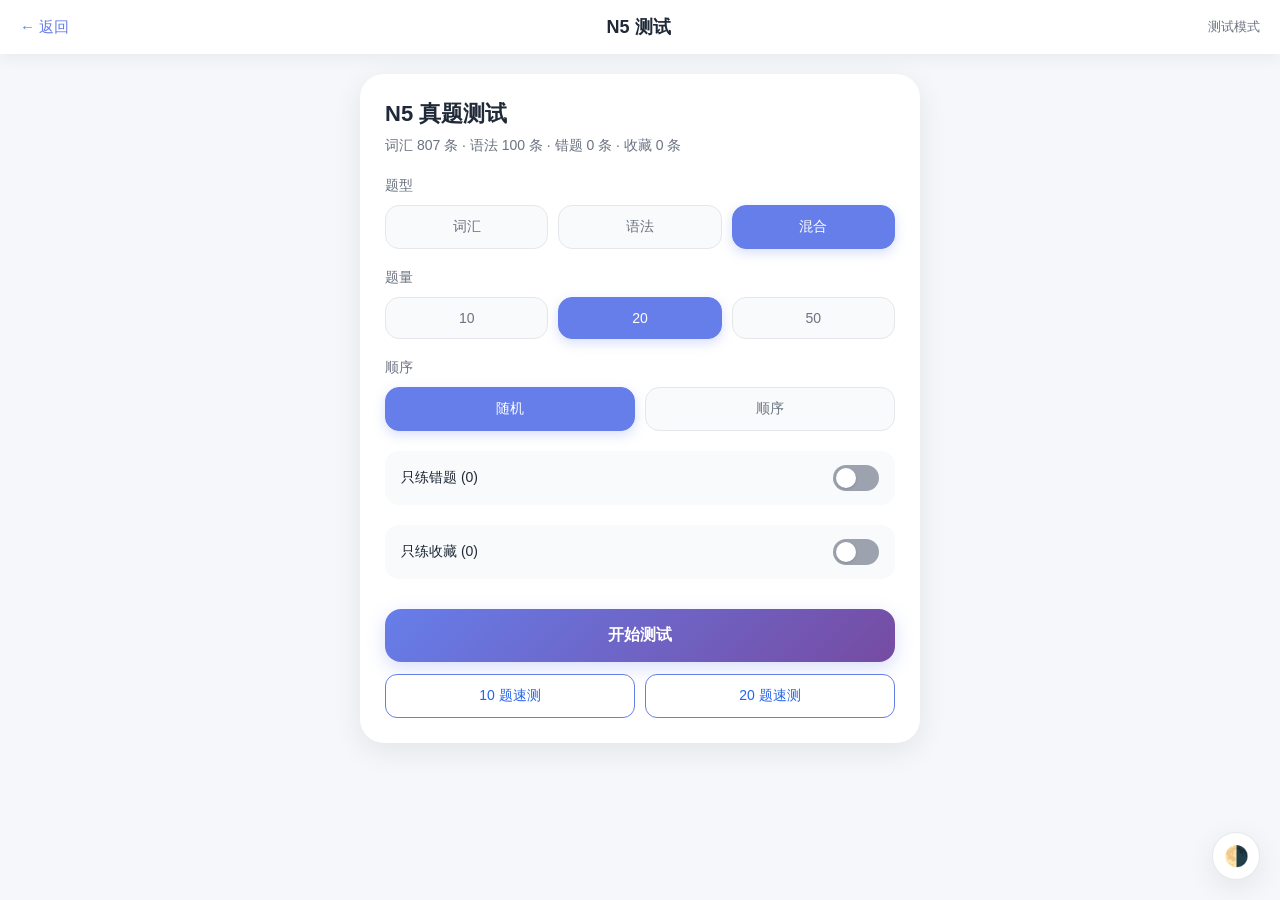
<file: quiz.html>
<!DOCTYPE html>
<html lang="zh-CN">
<head>
    <meta charset="UTF-8">
    <meta name="viewport" content="width=device-width, initial-scale=1.0, maximum-scale=1.0, user-scalable=no">
    <meta name="description" content="JLPT 日语学习应用，支持 N1-N5 词汇、语法学习与真题测试">
    <meta name="theme-color" content="#667eea" media="(prefers-color-scheme: light)">
    <meta name="theme-color" content="#0b1120" media="(prefers-color-scheme: dark)">
    <meta name="apple-mobile-web-app-capable" content="yes">
    <meta name="apple-mobile-web-app-status-bar-style" content="default">
    <meta name="apple-mobile-web-app-title" content="JLPT学习">
        <link rel="manifest" href="site.webmanifest">
    <link rel="apple-touch-icon" href="icons/icon-192x192.png">
    <link rel="icon" type="image/png" href="icons/icon-96x96.png">
<title>JLPT 真题测试</title>
    <link rel="stylesheet" href="css/common.css?v=4">
    <style>
        /* 本页特有：无，公共样式已覆盖 */
    </style>
</head>
<body>
    <div class="topbar">
        <a href="index.html" class="back">← 返回</a>
        <div class="level-title" id="levelTitle">N5</div>
        <div class="progress-info" id="progressInfo">测试模式</div>
    </div>
    <div class="stage" id="stage">
        <div class="msg">加载中...</div>
    </div>

    <script src="js/common.js"></script>
    <script>
        const params = new URLSearchParams(location.search);
        const level = params.get('level') || 'N5';
        const titleEl = document.getElementById('levelTitle');
        const stageEl = document.getElementById('stage');
        titleEl.textContent = level + ' 测试';

        const LS_KEYS = {
            mistakes: (lv) => `jlpt_quiz_mistakes_${lv}`,
            bookmarks: (lv) => `jlpt_quiz_bookmarks_${lv}`,
            history: (lv) => `jlpt_quiz_history_${lv}`,
            settings: () => `jlpt_quiz_settings`
        };

        let words = [];
        let grammars = [];
        let questions = [];
        let currentIdx = 0;
        let correctCount = 0;
        let answers = [];
        let settings = { count: 20, scope: 'mixed', mistakesOnly: false, bookmarksOnly: false, order: 'random' };

        async function init() {
            const basePath = location.pathname.replace(/\/[^\/]*$/, '/');
            try {
                const [wResp, gResp] = await Promise.all([
                    fetch(`${basePath}content/${level}_words.json`),
                    fetch(`${basePath}content/${level}_grammar.json`)
                ]);
                if (!wResp.ok || !gResp.ok) throw new Error('数据加载失败');
                words = await wResp.json();
                grammars = await gResp.json();
                loadSettings();
                renderSetup();
            } catch (err) {
                console.error(err);
                stageEl.innerHTML = `<div class="msg">加载失败：${err.message}<br>请刷新重试</div>`;
            }
        }

        function loadSettings() {
            const saved = localStorage.getItem(LS_KEYS.settings());
            if (saved) settings = { ...settings, ...JSON.parse(saved) };
        }
        function saveSettings() {
            localStorage.setItem(LS_KEYS.settings(), JSON.stringify(settings));
        }

        function getMistakes() {
            const raw = localStorage.getItem(LS_KEYS.mistakes(level));
            return raw ? JSON.parse(raw) : [];
        }
        function saveMistakes(list) {
            localStorage.setItem(LS_KEYS.mistakes(level), JSON.stringify(list.slice(-200)));
        }
        function addMistake(q) {
            const list = getMistakes();
            const key = q.key;
            const idx = list.findIndex(m => m.key === key);
            if (idx >= 0) list.splice(idx, 1);
            list.push({ key, type: q.type, data: q.data, correctText: q.options[q.answerIndex] });
            saveMistakes(list);
        }
        function removeMistake(key) {
            const list = getMistakes();
            const idx = list.findIndex(m => m.key === key);
            if (idx >= 0) {
                list.splice(idx, 1);
                saveMistakes(list);
            }
        }

        function getBookmarks() {
            const raw = localStorage.getItem(LS_KEYS.bookmarks(level));
            return raw ? JSON.parse(raw) : [];
        }
        function saveBookmarks(list) {
            localStorage.setItem(LS_KEYS.bookmarks(level), JSON.stringify(list.slice(-500)));
        }
        function isBookmarked(key) {
            return getBookmarks().some(b => b.key === key);
        }
        function toggleBookmark(q) {
            const list = getBookmarks();
            const idx = list.findIndex(b => b.key === q.key);
            if (idx >= 0) {
                list.splice(idx, 1);
            } else {
                list.push({ key: q.key, type: q.type, data: q.data, correctText: q.options[q.answerIndex] });
            }
            saveBookmarks(list);
            return idx < 0;
        }

        function randPick(arr, n, excludeSet) {
            const pool = arr.filter(x => !excludeSet.has(x));
            const out = [];
            while (out.length < n && pool.length) {
                const idx = Math.floor(Math.random() * pool.length);
                out.push(pool.splice(idx, 1)[0]);
            }
            return out;
        }

        function shuffle(arr) {
            const a = [...arr];
            for (let i = a.length - 1; i > 0; i--) {
                const j = Math.floor(Math.random() * (i + 1));
                [a[i], a[j]] = [a[j], a[i]];
            }
            return a;
        }

        function makeWordQuestions(pool, count) {
            const selected = settings.order === 'random' ? shuffle(pool).slice(0, count) : pool.slice(0, count);
            return selected.map(item => {
                const isWordToMeaning = Math.random() < 0.5;
                const correctText = isWordToMeaning ? item.meaning : item.word;
                const distractors = randPick(
                    pool.filter(x => x.id !== item.id).map(x => isWordToMeaning ? x.meaning : x.word),
                    3,
                    new Set([correctText])
                );
                const options = shuffle([correctText, ...distractors]);
                return {
                    type: isWordToMeaning ? 'word_meaning' : 'word_recognition',
                    key: item.id,
                    data: item,
                    question: isWordToMeaning ? item.word : item.meaning,
                    sub: isWordToMeaning ? (item.reading ? `读音：${item.reading}` : '') : (item.reading ? `选出对应的日文词` : ''),
                    options,
                    answerIndex: options.indexOf(correctText),
                    explanation: `${item.word}（${item.reading}）→ ${item.meaning}`
                };
            });
        }

        function makeGrammarQuestions(pool, count) {
            const selected = settings.order === 'random' ? shuffle(pool).slice(0, count) : pool.slice(0, count);
            return selected.map(item => {
                const r = Math.random();
                let type, question, sub, correctText, distractorMap;
                if (r < 0.4) {
                    type = 'grammar_meaning';
                    question = `${item.grammar} 的意思是？`;
                    sub = '';
                    correctText = item.meaning;
                    distractorMap = x => x.meaning;
                } else if (r < 0.7 && item.pattern) {
                    type = 'grammar_pattern';
                    question = `${item.grammar} 的接续是？`;
                    sub = '';
                    correctText = item.pattern;
                    distractorMap = x => x.pattern || x.meaning;
                } else {
                    type = 'grammar_form';
                    question = `「${item.meaning}」对应的语法是？`;
                    sub = '';
                    correctText = item.grammar;
                    distractorMap = x => x.grammar;
                }
                const used = new Set([correctText]);
                const rawDistractors = pool
                    .filter(x => x.id !== item.id)
                    .map(distractorMap)
                    .filter(t => t && !used.has(t));
                const distractors = randPick(rawDistractors, 3, used);
                const options = shuffle([correctText, ...distractors]);
                return {
                    type, key: item.id, data: item,
                    question, sub, options,
                    answerIndex: options.indexOf(correctText),
                    explanation: `${item.grammar}（${item.reading}）：${item.meaning}${item.pattern ? `，接续：${item.pattern}` : ''}`
                };
            });
        }

        function generateQuestions() {
            const count = settings.count;
            if (settings.mistakesOnly) {
                const mistakes = getMistakes();
                const out = [];
                for (const m of mistakes) {
                    if (m.type.startsWith('word_')) {
                        const item = words.find(x => x.id === m.key);
                        if (item) out.push(...makeWordQuestions([item], 1));
                    } else {
                        const item = grammars.find(x => x.id === m.key);
                        if (item) out.push(...makeGrammarQuestions([item], 1));
                    }
                }
                return shuffle(out);
            }
            if (settings.bookmarksOnly) {
                const bookmarks = getBookmarks();
                const out = [];
                for (const b of bookmarks) {
                    if (b.type.startsWith('word_')) {
                        const item = words.find(x => x.id === b.key);
                        if (item) out.push(...makeWordQuestions([item], 1));
                    } else {
                        const item = grammars.find(x => x.id === b.key);
                        if (item) out.push(...makeGrammarQuestions([item], 1));
                    }
                }
                return shuffle(out);
            }

            let q = [];
            if (settings.scope === 'words') {
                q = makeWordQuestions(words, Math.min(count, words.length));
            } else if (settings.scope === 'grammar') {
                q = makeGrammarQuestions(grammars, Math.min(count, grammars.length));
            } else {
                const half = Math.ceil(count / 2);
                const wordCount = Math.min(half, words.length);
                const grammarCount = Math.min(count - wordCount, grammars.length);
                const wordQ = makeWordQuestions(words, wordCount);
                const grammarQ = makeGrammarQuestions(grammars, grammarCount);
                q = shuffle([...wordQ, ...grammarQ]);
            }
            return q;
        }

        function renderSetup() {
            const mistakesCount = getMistakes().length;
            const bookmarksCount = getBookmarks().length;
            stageEl.innerHTML = `
                <div class="panel">
                    <h2>${level} 真题测试</h2>
                    <div class="sub">词汇 ${words.length} 条 · 语法 ${grammars.length} 条 · 错题 ${mistakesCount} 条 · 收藏 ${bookmarksCount} 条</div>

                    <div class="form-row">
                        <label class="form-label">题型</label>
                        <div class="option-group">
                            <div class="option-chip ${settings.scope === 'words' ? 'active' : ''}" data-scope="words">词汇</div>
                            <div class="option-chip ${settings.scope === 'grammar' ? 'active' : ''}" data-scope="grammar">语法</div>
                            <div class="option-chip ${settings.scope === 'mixed' ? 'active' : ''}" data-scope="mixed">混合</div>
                        </div>
                    </div>

                    <div class="form-row">
                        <label class="form-label">题量</label>
                        <div class="option-group">
                            <div class="option-chip ${settings.count === 10 ? 'active' : ''}" data-count="10">10</div>
                            <div class="option-chip ${settings.count === 20 ? 'active' : ''}" data-count="20">20</div>
                            <div class="option-chip ${settings.count === 50 ? 'active' : ''}" data-count="50">50</div>
                        </div>
                    </div>

                    <div class="form-row">
                        <label class="form-label">顺序</label>
                        <div class="option-group">
                            <div class="option-chip ${settings.order === 'random' ? 'active' : ''}" data-order="random">随机</div>
                            <div class="option-chip ${settings.order === 'sequential' ? 'active' : ''}" data-order="sequential">顺序</div>
                        </div>
                    </div>

                    <div class="form-row">
                        <div class="switch-row" id="mistakesToggle">
                            <span>只练错题 (${mistakesCount})</span>
                            <div class="switch ${settings.mistakesOnly ? 'active' : ''}"></div>
                        </div>
                    </div>

                    <div class="form-row">
                        <div class="switch-row" id="bookmarksToggle">
                            <span>只练收藏 (${bookmarksCount})</span>
                            <div class="switch ${settings.bookmarksOnly ? 'active' : ''}"></div>
                        </div>
                    </div>

                    <button class="start-btn" id="startBtn">开始测试</button>
                    <div class="quick-test-row">
                        <button data-quick="10">10 题速测</button>
                        <button data-quick="20">20 题速测</button>
                    </div>
                </div>
            `;

            document.querySelectorAll('[data-scope]').forEach(el => {
                el.addEventListener('click', () => {
                    settings.scope = el.dataset.scope;
                    if (settings.mistakesOnly) settings.mistakesOnly = false;
                    if (settings.bookmarksOnly) settings.bookmarksOnly = false;
                    saveSettings();
                    renderSetup();
                });
            });
            document.querySelectorAll('[data-count]').forEach(el => {
                el.addEventListener('click', () => {
                    settings.count = parseInt(el.dataset.count, 10);
                    saveSettings();
                    renderSetup();
                });
            });
            document.querySelectorAll('[data-order]').forEach(el => {
                el.addEventListener('click', () => {
                    settings.order = el.dataset.order;
                    saveSettings();
                    renderSetup();
                });
            });
            document.getElementById('mistakesToggle').addEventListener('click', () => {
                settings.mistakesOnly = !settings.mistakesOnly;
                if (settings.mistakesOnly) settings.bookmarksOnly = false;
                saveSettings();
                renderSetup();
            });
            document.getElementById('bookmarksToggle').addEventListener('click', () => {
                settings.bookmarksOnly = !settings.bookmarksOnly;
                if (settings.bookmarksOnly) settings.mistakesOnly = false;
                saveSettings();
                renderSetup();
            });
            document.querySelectorAll('[data-quick]').forEach(el => {
                el.addEventListener('click', () => {
                    settings.count = parseInt(el.dataset.quick, 10);
                    settings.mistakesOnly = false;
                    settings.bookmarksOnly = false;
                    saveSettings();
                    startQuiz();
                });
            });
            document.getElementById('startBtn').addEventListener('click', startQuiz);
        }

        function startQuiz() {
            questions = generateQuestions();
            if (!questions.length) {
                if (settings.mistakesOnly) alert('暂无错题，先去学习吧！');
                else if (settings.bookmarksOnly) alert('暂无收藏，做题时长按收藏按钮添加。');
                else alert('题目生成失败，请检查数据。');
                return;
            }
            currentIdx = 0;
            correctCount = 0;
            answers = [];
            renderQuestion();
        }

        function renderQuestion() {
            const q = questions[currentIdx];
            const total = questions.length;
            const progress = ((currentIdx) / total) * 100;
            const bookmarked = isBookmarked(q.key);
            stageEl.innerHTML = `
                <div class="quiz-top">
                    <span>${currentIdx + 1} / ${total}</span>
                    <span>${typeLabel(q.type)}</span>
                </div>
                <div class="progress-track"><div class="progress-fill" style="width:${progress}%"></div></div>
                <div class="question-card">
                    <button class="bookmark-btn ${bookmarked ? 'active' : ''}" id="bookmarkBtn" title="收藏">${bookmarked ? '★' : '☆'}</button>
                    <div class="q-type">${typeLabel(q.type)}</div>
                    <div class="q-main">${escapeHtml(q.question)}</div>
                    ${q.sub ? `<div class="q-sub">${escapeHtml(q.sub)}</div>` : ''}
                </div>
                <div class="choices" id="choices">
                    ${q.options.map((opt, i) => `
                        <div class="choice" data-idx="${i}">
                            <span class="badge">${String.fromCharCode(65 + i)}</span>
                            <span>${escapeHtml(opt)}</span>
                        </div>
                    `).join('')}
                </div>
                <div id="feedback"></div>
                <button class="next-btn hidden" id="nextBtn">下一题</button>
            `;
            document.getElementById('bookmarkBtn').addEventListener('click', () => {
                const now = toggleBookmark(q);
                document.getElementById('bookmarkBtn').innerHTML = now ? '★' : '☆';
                document.getElementById('bookmarkBtn').classList.toggle('active', now);
            });
            document.querySelectorAll('.choice').forEach(el => {
                el.addEventListener('click', () => selectOption(parseInt(el.dataset.idx)));
            });
            document.getElementById('nextBtn').addEventListener('click', nextQuestion);
        }

        function typeLabel(type) {
            const map = {
                word_meaning: '词义选择', word_recognition: '看义选词',
                grammar_meaning: '语法含义', grammar_pattern: '语法接续', grammar_form: '语法形式'
            };
            return map[type] || type;
        }

        function selectOption(idx) {
            const q = questions[currentIdx];
            const correct = idx === q.answerIndex;
            const choices = document.querySelectorAll('.choice');
            choices.forEach((c, i) => {
                c.classList.add('disabled');
                if (i === q.answerIndex) c.classList.add('correct');
                else if (i === idx) c.classList.add('wrong');
            });

            if (correct) {
                correctCount++;
                removeMistake(q.key);
            } else {
                addMistake(q);
            }
            answers.push({ selected: idx, correct, q });
            saveHistory();

            const fb = document.getElementById('feedback');
            fb.innerHTML = `
                <div class="feedback ${correct ? 'correct' : 'wrong'}">
                    <div class="feedback-title">${correct ? '回答正确！' : '回答错误'}</div>
                    <div class="feedback-detail">
                        正确答案：${escapeHtml(q.options[q.answerIndex])}<br>
                        ${escapeHtml(q.explanation)}
                    </div>
                </div>
            `;
            document.getElementById('nextBtn').classList.remove('hidden');
        }

        function nextQuestion() {
            currentIdx++;
            if (currentIdx >= questions.length) {
                renderResult();
            } else {
                renderQuestion();
            }
        }

        function saveHistory() {
            const key = LS_KEYS.history(level);
            let history = [];
            try { history = JSON.parse(localStorage.getItem(key)) || []; } catch { history = []; }
            history.push({
                time: Date.now(),
                total: questions.length,
                correct: correctCount,
                answers: answers.map(a => ({ key: a.q.key, type: a.q.type, correct: a.correct }))
            });
            localStorage.setItem(key, JSON.stringify(history.slice(-50)));
        }

        function renderResult() {
            const total = questions.length;
            const pct = total ? Math.round((correctCount / total) * 100) : 0;
            const mistakes = answers.filter(a => !a.correct);
            const typeStats = {};
            for (const a of answers) {
                const t = a.q.type;
                if (!typeStats[t]) typeStats[t] = { total: 0, correct: 0 };
                typeStats[t].total++;
                if (a.correct) typeStats[t].correct++;
            }
            // weak grammar points
            const weakPoints = [];
            for (const a of answers.filter(x => !x.correct && x.q.type.startsWith('grammar'))) {
                const name = a.q.data.grammar || a.q.data.word;
                if (name) weakPoints.push(name);
            }
            const topWeak = Object.entries(weakPoints.reduce((acc, cur) => { acc[cur] = (acc[cur] || 0) + 1; return acc; }, {}))
                .sort((a, b) => b[1] - a[1])
                .slice(0, 3)
                .map(([name, count]) => `${name}（${count} 次）`);

            stageEl.innerHTML = `
                <div class="panel">
                    <div class="result-score">
                        <div class="score-ring" style="--score-deg:${pct * 3.6}deg">
                            <div class="score-text">${pct}%</div>
                            <div class="score-label">正确率</div>
                        </div>
                        <div class="result-title">${scoreComment(pct)}</div>
                        <div class="result-desc">答对 ${correctCount} / ${total} 题</div>
                    </div>
                    <div class="stat-row">
                        <div class="stat"><div class="num">${total}</div><div class="label">总题数</div></div>
                        <div class="stat"><div class="num">${correctCount}</div><div class="label">正确</div></div>
                        <div class="stat"><div class="num">${total - correctCount}</div><div class="label">错误</div></div>
                    </div>
                    ${topWeak.length ? `
                    <div class="weak-point">
                        <h4>薄弱语法点 TOP3</h4>
                        <ul>${topWeak.map(w => `<li>${escapeHtml(w)}</li>`).join('')}</ul>
                    </div>` : ''}
                    <div class="btn-row">
                        <button class="btn-primary" id="restartBtn">再做一次</button>
                        <button class="btn-secondary" id="reviewBtn">查看错题</button>
                    </div>
                </div>
            `;
            document.getElementById('restartBtn').addEventListener('click', () => { currentIdx = 0; correctCount = 0; answers = []; questions = generateQuestions(); renderQuestion(); });
            document.getElementById('reviewBtn').addEventListener('click', () => reviewMistakes(mistakes));
        }

        function reviewMistakes(mistakes) {
            if (!mistakes.length) {
                stageEl.innerHTML = `<div class="panel"><div class="msg">没有错题，太棒了！</div><button class="start-btn" id="backBtn">返回</button></div>`;
                document.getElementById('backBtn').addEventListener('click', renderResult);
                return;
            }
            stageEl.innerHTML = `
                <div class="panel">
                    <h2>错题回顾</h2>
                    <div class="sub">共 ${mistakes.length} 题</div>
                    ${mistakes.map(a => `
                        <div class="review-item">
                            <div class="rev-q">${escapeHtml(a.q.question)}</div>
                            <div class="rev-ans">正确答案：<span class="right">${escapeHtml(a.q.options[a.q.answerIndex])}</span> · 你的答案：<span class="wrong">${escapeHtml(a.q.options[a.selected])}</span></div>
                            <div class="rev-exp">${escapeHtml(a.q.explanation)}</div>
                        </div>
                    `).join('')}
                    <button class="start-btn" id="backBtn">返回</button>
                </div>
            `;
            document.getElementById('backBtn').addEventListener('click', renderResult);
        }

        function scoreComment(pct) {
            if (pct >= 90) return ' excellent！继续保持';
            if (pct >= 70) return ' 还不错，继续加油';
            if (pct >= 50) return ' 有进步空间，针对错题复习';
            return ' 别灰心，错题是最好的老师';
        }

        function escapeHtml(str) {
            if (str == null) return '';
            return String(str).replace(/&/g, '&amp;').replace(/</g, '&lt;').replace(/>/g, '&gt;');
        }

        init();
    </script>
</body>
</html>
</file>
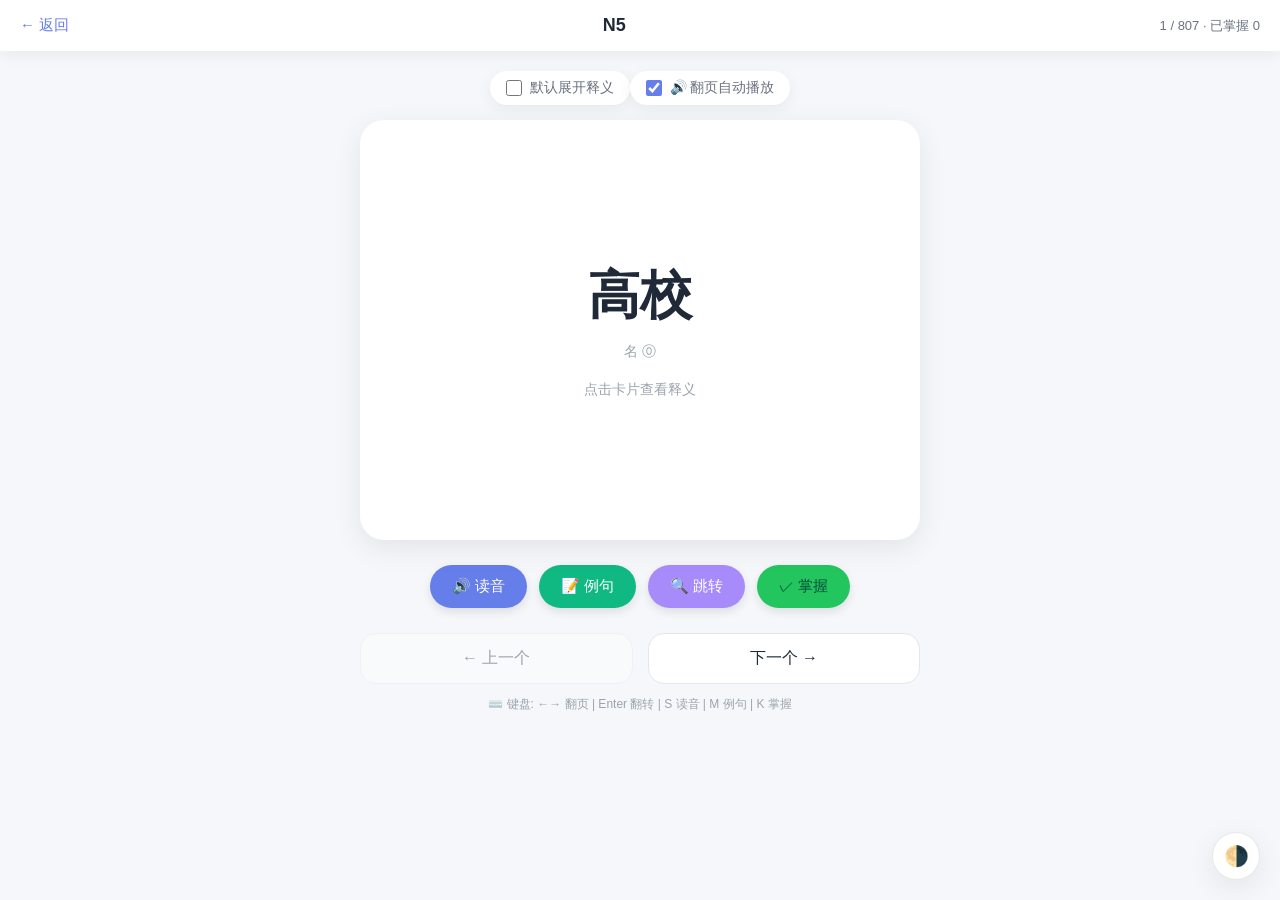
<file: study.html>
<!DOCTYPE html>
<html lang="zh-CN">
<head>
    <meta charset="UTF-8">
    <meta name="viewport" content="width=device-width, initial-scale=1.0, maximum-scale=1.0, user-scalable=no">
    <meta name="description" content="JLPT 日语学习应用，支持 N1-N5 词汇、语法学习与真题测试">
    <meta name="theme-color" content="#667eea" media="(prefers-color-scheme: light)">
    <meta name="theme-color" content="#0b1120" media="(prefers-color-scheme: dark)">
    <meta name="apple-mobile-web-app-capable" content="yes">
    <meta name="apple-mobile-web-app-status-bar-style" content="default">
    <meta name="apple-mobile-web-app-title" content="JLPT学习">
        <link rel="manifest" href="site.webmanifest">
    <link rel="apple-touch-icon" href="icons/icon-192x192.png">
    <link rel="icon" type="image/png" href="icons/icon-96x96.png">
<title>JLPT 词汇学习</title>
    <link rel="stylesheet" href="css/common.css?v=4">
    <style>
        /* 跳转弹窗（复用 english-study 样式） */
        .jump-overlay {
            position: fixed;
            inset: 0;
            background: var(--overlay);
            z-index: 1000;
            display: flex;
            align-items: flex-end;
            justify-content: center;
            opacity: 0;
            pointer-events: none;
            transition: opacity 0.25s ease;
        }
        .jump-overlay.active {
            opacity: 1;
            pointer-events: auto;
        }
        .jump-modal {
            background: var(--surface);
            width: 100%;
            max-width: 480px;
            border-radius: 24px 24px 0 0;
            padding: 22px 24px 30px;
            box-shadow: var(--shadow-lg);
            transform: translateY(100%);
            transition: transform 0.3s cubic-bezier(0.22, 1, 0.36, 1);
        }
        .jump-overlay.active .jump-modal {
            transform: translateY(0);
        }
        .jump-modal h3 {
            font-size: 18px;
            margin-bottom: 6px;
            color: var(--text);
            display: flex;
            align-items: center;
            gap: 8px;
        }
        .jump-modal p {
            font-size: 13px;
            color: var(--text-secondary);
            margin-bottom: 14px;
        }
        .jump-input {
            width: 100%;
            padding: 14px 16px;
            border-radius: 14px;
            border: 1px solid var(--border);
            background: var(--surface-2);
            color: var(--text);
            font-size: 16px;
            outline: none;
            transition: border-color 0.2s, box-shadow 0.2s, background-color 0.25s, color 0.25s;
            margin-bottom: 8px;
        }
        .jump-input:focus {
            border-color: var(--primary);
            box-shadow: 0 0 0 4px var(--ring);
        }
        .jump-hint {
            font-size: 12px;
            color: var(--text-muted);
            margin-bottom: 16px;
            min-height: 18px;
        }
        .jump-actions {
            display: flex;
            gap: 12px;
        }
        .jump-actions button {
            flex: 1;
            padding: 14px;
            border-radius: 14px;
            border: none;
            font-size: 15px;
            font-weight: 600;
            cursor: pointer;
            transition: opacity 0.2s, transform 0.1s;
        }
        .jump-actions button:active {
            transform: scale(0.97);
        }
        .jump-btn-primary {
            background: var(--primary-grad);
            color: white;
        }
        .jump-btn-secondary {
            background: var(--surface-3);
            color: var(--text);
            border: 1px solid var(--border) !important;
        }
        .btn-jump {
            background: var(--accent-5);
        }
    </style>
</head>
<body>
    <div class="topbar">
        <a href="index.html" class="back">← 返回</a>
        <div class="level-title" id="levelTitle">N5</div>
        <div class="progress-info" id="progressInfo">0 / 0</div>
    </div>
    <div class="stage" id="stage">
        <div class="msg">加载中...</div>
    </div>

    <div class="jump-overlay" id="jumpOverlay" onclick="if(event.target===this) closeJump()">
        <div class="jump-modal">
            <h3>🔍 跳转到单词</h3>
            <p>输入序号（1~<span id="jumpTotal">0</span>）或关键词</p>
            <input type="text" class="jump-input" id="jumpInput" placeholder="例如：50 或 勉強" autocomplete="off">
            <div class="jump-hint" id="jumpHint"></div>
            <div class="jump-actions">
                <button class="jump-btn-secondary" onclick="closeJump()">取消</button>
                <button class="jump-btn-primary" onclick="doJump()">跳转</button>
            </div>
        </div>
    </div>

    <script src="js/common.js"></script>
    <script>
        const params = new URLSearchParams(location.search);
        const level = params.get('level') || 'N5';
        const titleEl = document.getElementById('levelTitle');
        const progressEl = document.getElementById('progressInfo');
        const stageEl = document.getElementById('stage');
        titleEl.textContent = level;

        let words = [];
        let index = 0;
        let known = new Set();
        let autoFlip = localStorage.getItem('jlpt_auto_flip') === 'true';
        let autoSpeak = localStorage.getItem('jlpt_auto_speak') !== 'false'; // 默认开启
        let synth = window.speechSynthesis;
        let japaneseVoice = null;
        let isSpeaking = false;

        function findJapaneseVoice() {
            const voices = synth.getVoices();
            for (const v of voices) {
                if (v.lang.startsWith('ja')) { japaneseVoice = v; break; }
            }
        }
        if (synth.onvoiceschanged !== undefined) {
            synth.onvoiceschanged = findJapaneseVoice;
        }
        findJapaneseVoice();

        function speak(text, rate = 0.85, onEnd = null) {
            if (!synth) return;
            synth.cancel();
            const utter = new SpeechSynthesisUtterance(text);
            utter.lang = 'ja-JP';
            utter.rate = rate;
            utter.pitch = 1.0;
            if (japaneseVoice) utter.voice = japaneseVoice;
            if (onEnd) {
                utter.onend = onEnd;
                utter.onerror = onEnd; // error时也触发onEnd，防止链式调用卡住
            }
            synth.speak(utter);
        }

        function speakWord(onEnd = null) {
            const w = words[index];
            speak(`${w.word}、${w.reading}`, 0.85, onEnd);
        }

        function speakMeaningAndSentence() {
            const w = words[index];
            const parts = [];
            if (w.meaning) parts.push(w.meaning);
            if (w.sentence) parts.push(w.sentence);
            if (parts.length > 0) {
                speak(parts.join('。'), 0.9);
            }
        }

        function autoSpeakCurrent() {
            if (!autoSpeak || !words.length) return;
            const w = words[index];
            if (!w) return;
            
            // 两种模式都先读单词，然后读释义+例句
            speakWord(() => {
                setTimeout(() => speakMeaningAndSentence(), 400);
            });
        }

        function loadProgress() {
            const saved = localStorage.getItem(`jlpt_progress_${level}`);
            if (saved) known = new Set(JSON.parse(saved));
            autoFlip = localStorage.getItem('jlpt_auto_flip') === 'true';
        }
        function saveProgress() {
            localStorage.setItem(`jlpt_progress_${level}`, JSON.stringify([...known]));
        }

        function renderCardContent(w) {
            return {
                front: `
                    <div class="word">${w.word}</div>
                    <div class="accent">${w.pos} ${w.accent}</div>
                    <div class="hint">点击卡片查看释义</div>
                `,
                back: `
                    <div class="word">${w.word}</div>
                    <div class="reading">${w.reading}</div>
                    <div class="accent">${w.pos} ${w.accent}</div>
                    <div class="meaning">${w.meaning}</div>
                    ${w.sentence ? `
                    <div class="sentence-box">
                        <div class="sentence">${w.sentence}</div>
                        <div class="sentence-reading">${w.sentence_reading}</div>
                        <div class="sentence-meaning">${w.sentence_meaning}</div>
                    </div>
                    ` : ''}
                `
            };
        }

        function cardHtml(w, cls) {
            const content = renderCardContent(w);
            const flipped = autoFlip ? 'flipped' : '';
            return `
                <div class="card ${cls} ${flipped}" data-id="${w.id}">
                    <div class="front-face">${content.front}</div>
                    <div class="back-face">${content.back}</div>
                </div>
            `;
        }

        function render() {
            if (!words.length) {
                stageEl.innerHTML = '<div class="msg">暂无词汇数据</div>';
                return;
            }
            if (index >= words.length) {
                stageEl.innerHTML = `
                    <div class="msg">
                        <h2>🎉 ${level} 已完成</h2>
                        <p>本轮共 ${words.length} 词，已掌握 ${known.size} 词</p>
                        <button class="btn btn-known" onclick="restart()" style="margin-top:20px;">重新开始</button>
                    </div>
                `;
                progressEl.textContent = `${known.size} / ${words.length}`;
                return;
            }
            const w = words[index];
            const nextW = words[index + 1];
            const isKnown = known.has(w.id);
            progressEl.textContent = `${index + 1} / ${words.length} · 已掌握 ${known.size}`;
            stageEl.innerHTML = `
                <div class="settings-bar">
                    <label class="setting-label">
                        <input type="checkbox" id="autoFlipCheck" ${autoFlip ? 'checked' : ''}>
                        默认展开释义
                    </label>
                    <label class="setting-label">
                        <input type="checkbox" id="autoSpeakCheck" ${autoSpeak ? 'checked' : ''}>
                        🔊 翻页自动播放
                    </label>
                </div>
                <div class="card-stack" id="cardStack">
                    ${nextW ? cardHtml(nextW, 'next') : ''}
                    ${cardHtml(w, 'current')}
                </div>
                <div class="btn-group">
                    <button class="btn btn-word" onclick="event.stopPropagation(); speakWordManual()">🔊 读音</button>
                    ${w.sentence ? `<button class="btn btn-sentence" onclick="event.stopPropagation(); speakSentence()">📝 例句</button>` : ''}
                    <button class="btn btn-jump" onclick="event.stopPropagation(); showJump()">🔍 跳转</button>
                    <button class="btn ${isKnown ? 'btn-unknown' : 'btn-known'}" onclick="event.stopPropagation(); toggleKnown()">${isKnown ? '取消掌握' : '✓ 掌握'}</button>
                </div>
                <div class="controls">
                    <button class="nav-btn" onclick="prev()" ${index === 0 ? 'disabled' : ''}>← 上一个</button>
                    <button class="nav-btn" onclick="next()">下一个 →</button>
                </div>
                <div class="keyboard-hint" style="text-align:center;margin-top:12px;font-size:12px;color:var(--text-muted);">
                    ⌨️ 键盘: ←→ 翻页 | Enter 翻转 | S 读音 | M 例句 | K 掌握
                </div>
            `;

            const autoFlipCheck = document.getElementById('autoFlipCheck');
            if (autoFlipCheck) {
                autoFlipCheck.addEventListener('change', (e) => {
                    autoFlip = e.target.checked;
                    localStorage.setItem('jlpt_auto_flip', autoFlip ? 'true' : 'false');
                    render();
                });
            }

            const autoSpeakCheck = document.getElementById('autoSpeakCheck');
            if (autoSpeakCheck) {
                autoSpeakCheck.addEventListener('change', (e) => {
                    autoSpeak = e.target.checked;
                    localStorage.setItem('jlpt_auto_speak', autoSpeak ? 'true' : 'false');
                    if (!autoSpeak && synth) synth.cancel();
                });
            }

            setupCardClick();
            setupSwipe();
            setupKeyboard();

            // 翻页后自动播放
            setTimeout(() => autoSpeakCurrent(), 300);
        }

        function setupKeyboard() {
            document.removeEventListener('keydown', onKeyDown);
            document.addEventListener('keydown', onKeyDown);
        }

        function onKeyDown(e) {
            // 如果跳转弹窗打开，不处理全局按键
            const jumpOverlay = document.getElementById('jumpOverlay');
            if (jumpOverlay && jumpOverlay.classList.contains('active')) return;

            switch (e.key) {
                case 'ArrowRight':
                case 'ArrowDown':
                case ' ':
                    e.preventDefault();
                    next();
                    break;
                case 'ArrowLeft':
                case 'ArrowUp':
                    e.preventDefault();
                    prev();
                    break;
                case 'Enter':
                    e.preventDefault();
                    flip();
                    break;
                case 'k':
                case 'K':
                    e.preventDefault();
                    toggleKnown();
                    break;
                case 's':
                case 'S':
                    e.preventDefault();
                    speakWordManual();
                    break;
                case 'm':
                case 'M':
                    e.preventDefault();
                    if (words[index] && words[index].sentence) speakSentence();
                    break;
            }
        }

        function setupCardClick() {
            const card = document.querySelector('#cardStack .card.current');
            if (!card) return;
            card.addEventListener('click', (e) => {
                if (card.dataset.swiped === 'true') {
                    card.dataset.swiped = 'false';
                    return;
                }
                card.classList.toggle('flipped');
            });
        }

        function setupSwipe() {
            const card = document.querySelector('#cardStack .card.current');
            if (!card) return;

            let startX = 0;
            let currentX = 0;
            let isDragging = false;

            const onStart = (x) => {
                startX = x;
                currentX = x;
                isDragging = true;
                card.style.transition = 'none';
                card.dataset.swiped = 'false';
            };
            const onMove = (x) => {
                if (!isDragging) return;
                currentX = x;
                const dx = currentX - startX;
                card.style.transform = `translateX(${dx}px) rotate(${dx * 0.03}deg)`;
            };
            const onEnd = () => {
                if (!isDragging) return;
                isDragging = false;
                card.style.transition = '';
                const dx = currentX - startX;
                if (dx < -80) {
                    card.dataset.swiped = 'true';
                    card.classList.add('sliding-left');
                    setTimeout(next, 250);
                } else if (dx > 80) {
                    card.dataset.swiped = 'true';
                    card.classList.add('sliding-right');
                    setTimeout(prev, 250);
                } else {
                    card.style.transform = '';
                }
            };

            card.addEventListener('touchstart', (e) => onStart(e.touches[0].clientX), { passive: true });
            card.addEventListener('touchmove', (e) => onMove(e.touches[0].clientX), { passive: true });
            card.addEventListener('touchend', onEnd);

            card.addEventListener('mousedown', (e) => onStart(e.clientX));
            window.addEventListener('mousemove', (e) => onMove(e.clientX));
            window.addEventListener('mouseup', onEnd);
        }

        function flip() {
            const card = document.querySelector('#cardStack .card.current');
            if (card) card.classList.toggle('flipped');
        }

        function speakWordPlain() {
            const w = words[index];
            speak(`${w.word}、${w.reading}`);
        }

        function speakSentence() {
            const w = words[index];
            if (w.sentence) speak(w.sentence);
        }

        function toggleKnown() {
            const w = words[index];
            if (known.has(w.id)) known.delete(w.id);
            else known.add(w.id);
            saveProgress();
            render();
        }

        function next() {
            if (synth) synth.cancel();
            index++;
            render();
        }

        function prev() {
            if (synth) synth.cancel();
            if (index > 0) index--;
            render();
        }

        function speakWordManual() {
            speakWordPlain();
        }

        function restart() {
            index = 0;
            render();
        }

        function showJump() {
            const overlay = document.getElementById('jumpOverlay');
            const totalEl = document.getElementById('jumpTotal');
            const input = document.getElementById('jumpInput');
            const hint = document.getElementById('jumpHint');
            if (totalEl) totalEl.textContent = words.length;
            if (hint) hint.textContent = '';
            if (input) {
                input.value = '';
                input.addEventListener('input', updateJumpHint);
                input.addEventListener('keydown', onJumpKey);
            }
            overlay.classList.add('active');
            setTimeout(() => input && input.focus(), 50);
        }

        function closeJump() {
            const overlay = document.getElementById('jumpOverlay');
            const input = document.getElementById('jumpInput');
            overlay.classList.remove('active');
            if (input) {
                input.removeEventListener('input', updateJumpHint);
                input.removeEventListener('keydown', onJumpKey);
            }
        }

        function updateJumpHint() {
            const input = document.getElementById('jumpInput');
            const hint = document.getElementById('jumpHint');
            const raw = input.value.trim();
            if (!raw) {
                hint.textContent = '';
                return;
            }
            if (/^\d+$/.test(raw)) {
                const n = parseInt(raw, 10);
                if (n >= 1 && n <= words.length) {
                    hint.textContent = `将跳转到第 ${n} 条：${words[n - 1].word}`;
                    hint.style.color = 'var(--text-secondary)';
                } else {
                    hint.textContent = `请输入 1~${words.length} 之间的序号`;
                    hint.style.color = 'var(--danger-text)';
                }
                return;
            }
            const term = raw.toLowerCase();
            const matches = words.filter(w =>
                (w.word && w.word.toLowerCase().includes(term)) ||
                (w.reading && w.reading.toLowerCase().includes(term)) ||
                (w.meaning && w.meaning.toLowerCase().includes(term))
            );
            if (matches.length === 0) {
                hint.textContent = '未找到匹配的单词';
                hint.style.color = 'var(--danger-text)';
            } else {
                hint.textContent = `找到 ${matches.length} 条匹配，将跳转到第一条：${matches[0].word}`;
                hint.style.color = 'var(--text-secondary)';
            }
        }

        function onJumpKey(e) {
            if (e.key === 'Enter') {
                e.preventDefault();
                doJump();
            }
            if (e.key === 'Escape') {
                closeJump();
            }
        }

        function doJump() {
            const input = document.getElementById('jumpInput');
            const raw = input.value.trim();
            if (!raw) return;
            let target = -1;
            if (/^\d+$/.test(raw)) {
                const n = parseInt(raw, 10);
                if (n >= 1 && n <= words.length) target = n - 1;
            } else {
                const term = raw.toLowerCase();
                target = words.findIndex(w =>
                    (w.word && w.word.toLowerCase().includes(term)) ||
                    (w.reading && w.reading.toLowerCase().includes(term)) ||
                    (w.meaning && w.meaning.toLowerCase().includes(term))
                );
            }
            if (target === -1) return;
            if (synth) synth.cancel();
            index = target;
            closeJump();
            render();
        }

        async function init() {
            loadProgress();
            const basePath = location.pathname.replace(/\/[^\/]*$/, '/');
            const resp = await fetch(`${basePath}content/${level}_words.json`);
            if (!resp.ok) throw new Error(`HTTP ${resp.status}`);
            words = await resp.json();
            render();
        }
        init().catch(err => {
            console.error('加载失败', err);
            stageEl.innerHTML = `<div class="msg">加载失败：${err.message}<br>请刷新重试</div>`;
        });
    </script>
</body>
</html>
</file>
<file: css/common.css>
/* JLPT 学习应用 — 公共样式与主题变量 */
:root {
  /* 白天主题（默认） */
  --bg: #f5f7fa;
  --bg-secondary: #eef2f7;
  --surface: #ffffff;
  --surface-2: #f9fafb;
  --surface-3: #f3f4f6;
  --text: #1f2937;
  --text-secondary: #6b7280;
  --text-muted: #9ca3af;
  --border: #e5e7eb;
  --shadow: 0 4px 15px rgba(0, 0, 0, 0.06);
  --shadow-lg: 0 8px 30px rgba(0, 0, 0, 0.08);
  --primary: #667eea;
  --primary-dark: #5a67d8;
  --primary-grad: linear-gradient(135deg, #667eea 0%, #764ba2 100%);
  --primary-soft: #eff6ff;
  --primary-text: #2563eb;
  --success: #22c55e;
  --success-soft: #f0fdf4;
  --success-text: #15803d;
  --warning: #f59e0b;
  --warning-soft: #fef3c7;
  --warning-text: #b45309;
  --danger: #ef4444;
  --danger-soft: #fef2f2;
  --danger-text: #b91c1c;
  --info: #10b981;
  --info-soft: #f0fdf4;
  --info-text: #16a34a;
  --accent-1: #667eea;
  --accent-2: #10b981;
  --accent-3: #f59e0b;
  --accent-4: #ef4444;
  --accent-5: #a78bfa;
  --ring: rgba(102, 126, 234, 0.25);
  --link: #667eea;
  --overlay: rgba(0, 0, 0, 0.45);
}

@media (prefers-color-scheme: dark) {
  :root:not([data-theme="light"]) {
    --bg: #0b1120;
    --bg-secondary: #0f172a;
    --surface: #1e293b;
    --surface-2: #172033;
    --surface-3: #243248;
    --text: #e2e8f0;
    --text-secondary: #94a3b8;
    --text-muted: #64748b;
    --border: #334155;
    --shadow: 0 4px 15px rgba(0, 0, 0, 0.35);
    --shadow-lg: 0 8px 30px rgba(0, 0, 0, 0.45);
    --primary: #818cf8;
    --primary-dark: #6366f1;
    --primary-grad: linear-gradient(135deg, #818cf8 0%, #a78bfa 100%);
    --primary-soft: #1e293b;
    --primary-text: #93c5fd;
    --success: #4ade80;
    --success-soft: #064e3b;
    --success-text: #86efac;
    --warning: #fbbf24;
    --warning-soft: #451a03;
    --warning-text: #fde047;
    --danger: #f87171;
    --danger-soft: #450a0a;
    --danger-text: #fecaca;
    --info: #34d399;
    --info-soft: #064e3b;
    --info-text: #6ee7b7;
    --accent-1: #818cf8;
    --accent-2: #34d399;
    --accent-3: #fbbf24;
    --accent-4: #f87171;
    --accent-5: #c4b5fd;
    --ring: rgba(129, 140, 248, 0.35);
    --link: #93c5fd;
    --overlay: rgba(0, 0, 0, 0.65);
  }
}

/* 手动深色主题覆盖 */
:root[data-theme="dark"] {
  --bg: #0b1120;
  --bg-secondary: #0f172a;
  --surface: #1e293b;
  --surface-2: #172033;
  --surface-3: #243248;
  --text: #e2e8f0;
  --text-secondary: #94a3b8;
  --text-muted: #64748b;
  --border: #334155;
  --shadow: 0 4px 15px rgba(0, 0, 0, 0.35);
  --shadow-lg: 0 8px 30px rgba(0, 0, 0, 0.45);
  --primary: #818cf8;
  --primary-dark: #6366f1;
  --primary-grad: linear-gradient(135deg, #818cf8 0%, #a78bfa 100%);
  --primary-soft: #1e293b;
  --primary-text: #93c5fd;
  --success: #4ade80;
  --success-soft: #064e3b;
  --success-text: #86efac;
  --warning: #fbbf24;
  --warning-soft: #451a03;
  --warning-text: #fde047;
  --danger: #f87171;
  --danger-soft: #450a0a;
  --danger-text: #fecaca;
  --info: #34d399;
  --info-soft: #064e3b;
  --info-text: #6ee7b7;
  --accent-1: #818cf8;
  --accent-2: #34d399;
  --accent-3: #fbbf24;
  --accent-4: #f87171;
  --accent-5: #c4b5fd;
  --ring: rgba(129, 140, 248, 0.35);
  --link: #93c5fd;
  --overlay: rgba(0, 0, 0, 0.65);
}

* {
  margin: 0;
  padding: 0;
  box-sizing: border-box;
  -webkit-tap-highlight-color: transparent;
}

html, body {
  font-family: -apple-system, BlinkMacSystemFont, "Segoe UI", "Microsoft YaHei", "Hiragino Sans", sans-serif;
  background: var(--bg);
  color: var(--text);
  min-height: 100vh;
  overflow-x: hidden;
  transition: background-color 0.25s ease, color 0.25s ease;
}

body {
  -webkit-font-smoothing: antialiased;
  -moz-osx-font-smoothing: grayscale;
}

a {
  color: var(--link);
  text-decoration: none;
}

/* 主题切换按钮 */
.theme-toggle {
  position: fixed;
  bottom: 20px;
  right: 20px;
  z-index: 100;
  width: 48px;
  height: 48px;
  border-radius: 50%;
  border: none;
  background: var(--surface);
  color: var(--text);
  box-shadow: var(--shadow-lg);
  font-size: 20px;
  display: flex;
  align-items: center;
  justify-content: center;
  cursor: pointer;
  transition: transform 0.2s, box-shadow 0.2s, background-color 0.25s, color 0.25s;
  backdrop-filter: blur(8px);
  -webkit-backdrop-filter: blur(8px);
  border: 1px solid var(--border);
}

.theme-toggle:active {
  transform: scale(0.92);
}

/* Header */
.header {
  background: var(--primary-grad);
  color: white;
  padding: 40px 20px 30px;
  text-align: center;
  transition: background 0.25s ease;
}

.header h1 {
  font-size: 28px;
  margin-bottom: 8px;
}

.header p {
  font-size: 14px;
  opacity: 0.9;
}

/* Topbar */
.topbar {
  display: flex;
  align-items: center;
  justify-content: space-between;
  padding: 15px 20px;
  background: var(--surface);
  box-shadow: var(--shadow);
  position: sticky;
  top: 0;
  z-index: 10;
  transition: background-color 0.25s ease, box-shadow 0.25s ease;
}

.back {
  text-decoration: none;
  color: var(--link);
  font-size: 15px;
  transition: color 0.25s ease;
}

.level-title {
  font-size: 18px;
  font-weight: bold;
  color: var(--text);
  transition: color 0.25s ease;
}

.progress-info {
  font-size: 13px;
  color: var(--text-secondary);
  transition: color 0.25s ease;
}

/* Stage */
.stage {
  padding: 20px;
  max-width: 600px;
  margin: 0 auto;
}

/* Panel / Card */
.panel {
  background: var(--surface);
  border-radius: 24px;
  padding: 25px;
  box-shadow: var(--shadow-lg);
  transition: background-color 0.25s ease, box-shadow 0.25s ease;
}

.panel h2 {
  font-size: 22px;
  margin-bottom: 8px;
  color: var(--text);
  transition: color 0.25s ease;
}

.panel .sub {
  font-size: 14px;
  color: var(--text-secondary);
  margin-bottom: 22px;
  transition: color 0.25s ease;
}

/* Form controls */
.form-row {
  margin-bottom: 20px;
}

.form-label {
  font-size: 14px;
  color: var(--text-secondary);
  margin-bottom: 10px;
  display: block;
  font-weight: 500;
  transition: color 0.25s ease;
}

.option-group {
  display: flex;
  flex-wrap: wrap;
  gap: 10px;
}

.option-chip {
  flex: 1;
  min-width: 70px;
  text-align: center;
  padding: 12px;
  border-radius: 14px;
  border: 1px solid var(--border);
  background: var(--surface-2);
  color: var(--text-secondary);
  font-size: 14px;
  cursor: pointer;
  transition: all 0.15s, background-color 0.25s, color 0.25s, border-color 0.25s;
}

.option-chip.active {
  background: var(--primary);
  color: white;
  border-color: var(--primary);
  box-shadow: 0 4px 12px var(--ring);
}

.switch-row {
  display: flex;
  align-items: center;
  justify-content: space-between;
  padding: 14px 16px;
  background: var(--surface-2);
  border-radius: 14px;
  cursor: pointer;
  transition: background-color 0.25s ease;
}

.switch-row span {
  font-size: 14px;
  color: var(--text);
  transition: color 0.25s ease;
}

.switch {
  position: relative;
  width: 46px;
  height: 26px;
  background: var(--text-muted);
  border-radius: 13px;
  transition: background 0.2s;
  flex-shrink: 0;
}

.switch::after {
  content: '';
  position: absolute;
  top: 3px;
  left: 3px;
  width: 20px;
  height: 20px;
  background: white;
  border-radius: 50%;
  transition: transform 0.2s;
  box-shadow: 0 1px 3px rgba(0, 0, 0, 0.15);
}

.switch.active {
  background: var(--primary);
}

.switch.active::after {
  transform: translateX(20px);
}

/* Buttons */
.start-btn,
.btn-primary {
  width: 100%;
  padding: 16px;
  border: none;
  border-radius: 16px;
  background: var(--primary-grad);
  color: white;
  font-size: 16px;
  font-weight: bold;
  cursor: pointer;
  margin-top: 10px;
  box-shadow: 0 6px 18px var(--ring);
  transition: opacity 0.2s, box-shadow 0.2s, background 0.25s;
}

.start-btn:disabled,
.btn-primary:disabled {
  opacity: 0.5;
  cursor: not-allowed;
}

.btn-secondary {
  background: var(--surface-3);
  color: var(--text);
  border: 1px solid var(--border);
  transition: background-color 0.25s, color 0.25s, border-color 0.25s;
}

/* Question card */
.question-card {
  background: var(--surface);
  border-radius: 24px;
  padding: 30px 22px;
  text-align: center;
  box-shadow: var(--shadow-lg);
  margin-bottom: 18px;
  position: relative;
  transition: background-color 0.25s ease, box-shadow 0.25s ease;
}

.bookmark-btn {
  position: absolute;
  top: 16px;
  right: 16px;
  width: 38px;
  height: 38px;
  border-radius: 50%;
  border: 1px solid var(--border);
  background: var(--surface);
  display: flex;
  align-items: center;
  justify-content: center;
  cursor: pointer;
  font-size: 18px;
  color: var(--text);
  transition: all 0.2s, background-color 0.25s, border-color 0.25s, color 0.25s;
}

.bookmark-btn.active {
  background: var(--warning-soft);
  border-color: var(--warning);
  color: var(--warning);
}

.q-type {
  font-size: 12px;
  color: var(--text-muted);
  margin-bottom: 10px;
  transition: color 0.25s ease;
}

.q-main {
  font-size: 22px;
  font-weight: bold;
  line-height: 1.6;
  margin-bottom: 10px;
  word-break: break-word;
  color: var(--text);
  transition: color 0.25s ease;
}

.q-sub {
  font-size: 14px;
  color: var(--primary-text);
  transition: color 0.25s ease;
}

/* Choices */
.choices {
  display: flex;
  flex-direction: column;
  gap: 10px;
}

.choice {
  background: var(--surface);
  border: 1px solid var(--border);
  border-radius: 16px;
  padding: 16px 18px;
  font-size: 15px;
  text-align: left;
  cursor: pointer;
  transition: all 0.12s, background-color 0.25s, border-color 0.25s, color 0.25s;
  display: flex;
  align-items: center;
  gap: 12px;
  color: var(--text);
}

.choice:active {
  transform: scale(0.98);
}

.choice .badge {
  flex-shrink: 0;
  width: 26px;
  height: 26px;
  line-height: 26px;
  border-radius: 50%;
  background: var(--surface-3);
  color: var(--text-secondary);
  font-size: 12px;
  text-align: center;
  font-weight: bold;
  transition: background-color 0.25s, color 0.25s;
}

.choice.correct {
  border-color: var(--success);
  background: var(--success-soft);
  color: var(--success-text);
}

.choice.correct .badge {
  background: var(--success);
  color: white;
}

.choice.wrong {
  border-color: var(--danger);
  background: var(--danger-soft);
  color: var(--danger-text);
}

.choice.wrong .badge {
  background: var(--danger);
  color: white;
}

.choice.disabled {
  pointer-events: none;
}

/* Feedback */
.feedback {
  background: var(--surface);
  border-radius: 18px;
  padding: 18px;
  margin-top: 12px;
  box-shadow: var(--shadow);
  font-size: 14px;
  transition: background-color 0.25s ease, box-shadow 0.25s ease;
}

.feedback.correct {
  border-left: 5px solid var(--success);
}

.feedback.wrong {
  border-left: 5px solid var(--danger);
}

.feedback-title {
  font-weight: bold;
  margin-bottom: 6px;
}

.feedback.correct .feedback-title {
  color: var(--success-text);
}

.feedback.wrong .feedback-title {
  color: var(--danger-text);
}

.feedback-detail {
  color: var(--text-secondary);
  line-height: 1.6;
  transition: color 0.25s ease;
}

/* Progress */
.progress-track {
  height: 6px;
  background: var(--surface-3);
  border-radius: 3px;
  margin-bottom: 20px;
  overflow: hidden;
  transition: background-color 0.25s ease;
}

.progress-fill {
  height: 100%;
  background: var(--primary-grad);
  border-radius: 3px;
  transition: width 0.3s ease, background 0.25s ease;
}

.quiz-top {
  display: flex;
  align-items: center;
  justify-content: space-between;
  margin-bottom: 12px;
  font-size: 13px;
  color: var(--text-muted);
  transition: color 0.25s ease;
}

/* Result score */
.result-score {
  text-align: center;
  padding: 30px 0;
}

.score-ring {
  width: 140px;
  height: 140px;
  border-radius: 50%;
  margin: 0 auto 18px;
  display: flex;
  flex-direction: column;
  align-items: center;
  justify-content: center;
  background: conic-gradient(var(--primary) var(--score-deg), var(--surface-3) 0);
  position: relative;
  transition: background 0.25s ease;
}

.score-ring::before {
  content: '';
  position: absolute;
  width: 116px;
  height: 116px;
  border-radius: 50%;
  background: var(--surface);
  transition: background-color 0.25s ease;
}

.score-text {
  position: relative;
  font-size: 36px;
  font-weight: bold;
  color: var(--text);
  transition: color 0.25s ease;
}

.score-label {
  position: relative;
  font-size: 12px;
  color: var(--text-muted);
  transition: color 0.25s ease;
}

.result-title {
  font-size: 20px;
  font-weight: bold;
  margin-bottom: 6px;
  color: var(--text);
  transition: color 0.25s ease;
}

.result-desc {
  font-size: 14px;
  color: var(--text-secondary);
  transition: color 0.25s ease;
}

.stat-row {
  display: flex;
  justify-content: center;
  gap: 24px;
  margin: 22px 0;
}

.stat {
  text-align: center;
}

.stat .num {
  font-size: 22px;
  font-weight: bold;
  color: var(--text);
  transition: color 0.25s ease;
}

.stat .label {
  font-size: 12px;
  color: var(--text-muted);
  transition: color 0.25s ease;
}

.section-stat {
  margin-top: 20px;
}

.section-stat h3 {
  font-size: 15px;
  margin-bottom: 12px;
  color: var(--text);
  transition: color 0.25s ease;
}

.section-bar {
  display: flex;
  align-items: center;
  margin-bottom: 10px;
  font-size: 13px;
}

.section-bar .name {
  width: 90px;
  color: var(--text-secondary);
  transition: color 0.25s ease;
}

.section-bar .track {
  flex: 1;
  height: 8px;
  background: var(--surface-3);
  border-radius: 4px;
  overflow: hidden;
  transition: background-color 0.25s ease;
}

.section-bar .fill {
  height: 100%;
  background: var(--primary);
  border-radius: 4px;
  transition: width 0.3s, background-color 0.25s ease;
}

.section-bar .pct {
  width: 40px;
  text-align: right;
  color: var(--text-muted);
  transition: color 0.25s ease;
}

.weak-point {
  background: var(--danger-soft);
  border-left: 4px solid var(--danger);
  padding: 12px 16px;
  border-radius: 12px;
  margin-top: 16px;
  transition: background-color 0.25s ease;
}

.weak-point h4 {
  font-size: 14px;
  color: var(--danger-text);
  margin-bottom: 8px;
  transition: color 0.25s ease;
}

.weak-point ul {
  font-size: 13px;
  color: var(--text-secondary);
  padding-left: 18px;
  transition: color 0.25s ease;
}

.weak-point li {
  margin-bottom: 4px;
}

.btn-row {
  display: flex;
  gap: 12px;
  margin-top: 22px;
  flex-wrap: wrap;
}

.btn-row button,
.btn-row a {
  flex: 1;
  min-width: 120px;
}

.msg {
  text-align: center;
  padding: 40px;
  color: var(--text-muted);
  transition: color 0.25s ease;
}

.hidden {
  display: none !important;
}

/* Tabs */
.tab-row {
  display: flex;
  gap: 8px;
  margin-bottom: 22px;
}

.tab {
  flex: 1;
  padding: 12px;
  text-align: center;
  border-radius: 14px;
  background: var(--surface-3);
  color: var(--text-secondary);
  font-size: 14px;
  font-weight: 500;
  cursor: pointer;
  border: 1px solid transparent;
  transition: all 0.15s, background-color 0.25s, color 0.25s;
}

.tab.active {
  background: var(--primary);
  color: white;
  box-shadow: 0 4px 12px var(--ring);
}

/* Upload zone */
.upload-zone {
  border: 2px dashed var(--border);
  border-radius: 18px;
  padding: 30px 20px;
  text-align: center;
  cursor: pointer;
  transition: all 0.2s, border-color 0.25s, background-color 0.25s;
  background: var(--surface-2);
}

.upload-zone:hover {
  border-color: var(--primary);
  background: var(--primary-soft);
}

.upload-zone .icon {
  font-size: 40px;
  margin-bottom: 10px;
}

.upload-zone .hint {
  font-size: 14px;
  color: var(--text-secondary);
  transition: color 0.25s ease;
}

.upload-zone input {
  display: none;
}

.json-sample {
  background: var(--surface-2);
  border-radius: 14px;
  padding: 14px;
  font-size: 12px;
  color: var(--text-secondary);
  overflow-x: auto;
  margin-top: 18px;
  line-height: 1.6;
  transition: background-color 0.25s, color 0.25s;
}

/* Exam / Dashboard cards */
.exam-list {
  margin-top: 10px;
}

.exam-item {
  background: var(--surface);
  border-radius: 18px;
  padding: 18px;
  margin-bottom: 12px;
  box-shadow: var(--shadow);
  transition: background-color 0.25s ease, box-shadow 0.25s ease;
}

.exam-item .title {
  font-size: 16px;
  font-weight: bold;
  color: var(--text);
  transition: color 0.25s ease;
}

.exam-item .meta {
  font-size: 12px;
  color: var(--text-muted);
  margin: 6px 0;
  transition: color 0.25s ease;
}

.exam-item .tags {
  display: flex;
  gap: 6px;
  flex-wrap: wrap;
}

.tag {
  font-size: 11px;
  padding: 4px 10px;
  border-radius: 20px;
  background: var(--surface-3);
  color: var(--text-secondary);
  transition: background-color 0.25s, color 0.25s;
}

.tag.moji {
  background: var(--primary-soft);
  color: var(--primary-text);
}

.tag.bunpou {
  background: var(--info-soft);
  color: var(--info-text);
}

.tag.wrong {
  background: var(--danger-soft);
  color: var(--danger-text);
}

.exam-actions {
  display: flex;
  gap: 10px;
  margin-top: 14px;
}

.exam-actions button {
  flex: 1;
}

.empty-tip {
  text-align: center;
  padding: 40px;
  color: var(--text-muted);
  font-size: 14px;
  transition: color 0.25s ease;
}

.dashboard-row {
  display: grid;
  grid-template-columns: repeat(3, 1fr);
  gap: 10px;
  margin-bottom: 16px;
}

.dash-card {
  background: var(--surface);
  border-radius: 16px;
  padding: 14px 10px;
  text-align: center;
  box-shadow: var(--shadow);
  transition: background-color 0.25s ease, box-shadow 0.25s ease;
}

.dash-card .num {
  font-size: 22px;
  font-weight: bold;
  color: var(--primary-text);
  transition: color 0.25s ease;
}

.dash-card .label {
  font-size: 12px;
  color: var(--text-muted);
  margin-top: 4px;
  transition: color 0.25s ease;
}

.dash-card .link {
  text-decoration: none;
  display: block;
}

/* History / Review */
.history-list {
  margin-top: 16px;
}

.history-item {
  background: var(--surface);
  border-radius: 16px;
  padding: 14px;
  margin-bottom: 10px;
  box-shadow: var(--shadow);
  display: flex;
  justify-content: space-between;
  align-items: center;
  transition: background-color 0.25s ease, box-shadow 0.25s ease;
}

.history-item .title {
  font-size: 14px;
  font-weight: bold;
  color: var(--text);
  transition: color 0.25s ease;
}

.history-item .meta {
  font-size: 12px;
  color: var(--text-muted);
  margin-top: 4px;
  transition: color 0.25s ease;
}

.history-item .pct {
  font-size: 18px;
  font-weight: bold;
  color: var(--primary-text);
  transition: color 0.25s ease;
}

.review-list {
  margin-top: 18px;
}

.review-item {
  background: var(--surface);
  border-radius: 18px;
  padding: 18px;
  margin-bottom: 14px;
  box-shadow: var(--shadow);
  text-align: left;
  transition: background-color 0.25s ease, box-shadow 0.25s ease;
}

.review-item .rev-q {
  font-size: 15px;
  font-weight: bold;
  color: var(--text);
  margin-bottom: 10px;
  transition: color 0.25s ease;
}

.review-item .rev-ans {
  font-size: 13px;
  color: var(--text-secondary);
  margin-bottom: 6px;
  transition: color 0.25s ease;
}

.review-item .rev-ans .right {
  color: var(--success-text);
  font-weight: bold;
}

.review-item .rev-ans .wrong {
  color: var(--danger-text);
  font-weight: bold;
}

.review-item .rev-exp {
  font-size: 13px;
  color: var(--text-secondary);
  line-height: 1.6;
  background: var(--surface-2);
  border-radius: 12px;
  padding: 12px;
  transition: background-color 0.25s, color 0.25s;
}

.review-filter {
  display: flex;
  gap: 10px;
  margin-bottom: 14px;
}

.review-filter button {
  flex: 1;
  padding: 10px;
  border-radius: 12px;
  border: none;
  background: var(--surface-3);
  color: var(--text-secondary);
  font-size: 13px;
  cursor: pointer;
  transition: background-color 0.25s, color 0.25s;
}

.review-filter button.active {
  background: var(--primary);
  color: white;
}

.review-header {
  display: flex;
  justify-content: space-between;
  align-items: center;
  margin-bottom: 8px;
}

/* Study card stack */
.card-stack {
  position: relative;
  min-height: 420px;
  margin-bottom: 20px;
}

.card {
  background: var(--surface);
  border-radius: 24px;
  padding: 35px 25px;
  text-align: center;
  box-shadow: var(--shadow-lg);
  min-height: 420px;
  display: flex;
  flex-direction: column;
  justify-content: center;
  cursor: pointer;
  transition: transform 0.25s ease, opacity 0.25s ease, background-color 0.25s, box-shadow 0.25s;
  user-select: none;
  position: relative;
  width: 100%;
}

.card.next {
  position: absolute;
  top: 0;
  left: 0;
  transform: scale(0.92);
  opacity: 0.4;
  z-index: 0;
  pointer-events: none;
}

.card.current {
  z-index: 1;
}

.card.sliding-left {
  transform: translateX(-120%) rotate(-8deg);
  opacity: 0;
}

.card.sliding-right {
  transform: translateX(120%) rotate(8deg);
  opacity: 0;
}

.card:active {
  transform: scale(0.98);
}

.card.next:active {
  transform: scale(0.92);
}

.word {
  font-size: 52px;
  font-weight: bold;
  margin-bottom: 12px;
  color: var(--text);
  transition: color 0.25s ease;
}

.grammar {
  font-size: 38px;
  font-weight: bold;
  margin-bottom: 16px;
  line-height: 1.3;
  color: var(--text);
  transition: color 0.25s ease;
}

.reading {
  font-size: 26px;
  color: var(--primary-text);
  margin-bottom: 10px;
  transition: color 0.25s ease;
}

.meaning {
  font-size: 22px;
  color: var(--text);
  margin-bottom: 25px;
  line-height: 1.5;
  transition: color 0.25s ease;
}

.accent {
  font-size: 14px;
  color: var(--text-muted);
  margin-bottom: 15px;
  transition: color 0.25s ease;
}

.hint {
  font-size: 14px;
  color: var(--text-muted);
  margin-top: 20px;
  transition: color 0.25s ease;
}

.back-face {
  display: none;
}

.card.flipped .front-face {
  display: none;
}

.card.flipped .back-face {
  display: block;
}

.pattern,
.compare {
  font-size: 15px;
  color: var(--text-secondary);
  background: var(--warning-soft);
  border-radius: 10px;
  padding: 10px 14px;
  margin: 0 auto 12px;
  max-width: 90%;
  text-align: left;
  line-height: 1.5;
  transition: background-color 0.25s, color 0.25s;
}

.compare {
  background: var(--info-soft);
}

.pattern .label {
  font-weight: bold;
  color: var(--warning-text);
}

.compare .label {
  font-weight: bold;
  color: var(--info-text);
}

.example-box,
.sentence-box {
  background: var(--surface-2);
  border-radius: 16px;
  padding: 18px;
  text-align: left;
  margin-top: 10px;
  transition: background-color 0.25s ease;
}

.example,
.sentence {
  font-size: 18px;
  color: var(--text);
  margin-bottom: 8px;
  transition: color 0.25s ease;
}

.example-reading,
.sentence-reading {
  font-size: 15px;
  color: var(--primary-text);
  margin-bottom: 8px;
  transition: color 0.25s ease;
}

.example-meaning,
.sentence-meaning {
  font-size: 15px;
  color: var(--text-secondary);
  transition: color 0.25s ease;
}

/* Controls on study pages */
.settings-bar {
  display: flex;
  justify-content: center;
  margin-bottom: 15px;
}

.setting-label {
  font-size: 14px;
  color: var(--text-secondary);
  display: flex;
  align-items: center;
  gap: 8px;
  background: var(--surface);
  padding: 8px 16px;
  border-radius: 20px;
  box-shadow: var(--shadow);
  cursor: pointer;
  transition: background-color 0.25s, color 0.25s, box-shadow 0.25s;
}

.setting-label input {
  cursor: pointer;
  width: 16px;
  height: 16px;
  accent-color: var(--primary);
}

.btn-group {
  display: flex;
  justify-content: center;
  gap: 12px;
  margin-top: 25px;
  flex-wrap: wrap;
}

.btn {
  border: none;
  border-radius: 22px;
  padding: 12px 22px;
  font-size: 15px;
  color: white;
  cursor: pointer;
  box-shadow: 0 4px 10px rgba(0, 0, 0, 0.1);
  transition: transform 0.15s, opacity 0.2s;
}

.btn:active {
  transform: scale(0.96);
}

.btn-word,
.btn-grammar {
  background: var(--accent-1);
}

.btn-example,
.btn-sentence {
  background: var(--accent-2);
}

.btn-known {
  background: var(--success);
  color: #064e3b;
}

.btn-unknown {
  background: var(--danger);
}

.controls {
  display: flex;
  justify-content: space-between;
  align-items: center;
  margin-top: 25px;
  gap: 15px;
}

.nav-btn {
  flex: 1;
  background: var(--surface);
  border: 1px solid var(--border);
  border-radius: 16px;
  padding: 14px;
  font-size: 16px;
  cursor: pointer;
  color: var(--text);
  transition: background-color 0.25s, color 0.25s, border-color 0.25s;
}

.nav-btn:disabled {
  opacity: 0.4;
  cursor: not-allowed;
}

/* Level cards (index) */
.levels {
  display: grid;
  grid-template-columns: repeat(2, 1fr);
  gap: 15px;
  padding: 20px;
  max-width: 720px;
  margin: 0 auto;
}

@media (min-width: 720px) {
  .levels {
    grid-template-columns: repeat(3, 1fr);
    gap: 18px;
    padding: 24px 20px;
  }
}

.level-card {
  background: var(--surface);
  border-radius: 20px;
  padding: 20px 16px;
  text-align: center;
  box-shadow: var(--shadow);
  color: inherit;
  transition: transform 0.2s, background-color 0.25s, box-shadow 0.25s;
  display: flex;
  flex-direction: column;
  align-items: center;
}

.level-card:hover {
  transform: translateY(-3px);
  box-shadow: var(--shadow-lg);
}

.level-card h3 {
  font-size: 17px;
  margin-bottom: 12px;
  color: var(--text);
  transition: color 0.25s ease;
}

.level-badge {
  display: inline-block;
  width: 52px;
  height: 52px;
  line-height: 52px;
  border-radius: 50%;
  font-size: 20px;
  font-weight: bold;
  color: #1f2937;
  margin-bottom: 10px;
}

.n5 .level-badge {
  background: #4ade80;
}

.n4 .level-badge {
  background: #60a5fa;
}

.n3 .level-badge {
  background: #fbbf24;
  color: #1f2937;
}

.n2 .level-badge {
  background: #f87171;
}

.n1 .level-badge {
  background: #a78bfa;
}

.mode-btns {
  display: grid;
  grid-template-columns: 1fr 1fr;
  gap: 8px;
  align-items: stretch;
}

.mode-btn {
  display: flex;
  align-items: center;
  justify-content: center;
  min-height: 44px;
  height: 100%;
  line-height: 1.2;
  text-decoration: none;
  border-radius: 12px;
  padding: 10px 4px;
  font-size: 14px;
  font-weight: 500;
  background: var(--surface-3);
  color: var(--text-secondary);
  border: 1px solid var(--border);
  transition: all 0.15s, background-color 0.25s, color 0.25s, border-color 0.25s;
  text-align: center;
}

.mode-btn:active {
  transform: scale(0.97);
}

.mode-btn.words {
  background: var(--primary-soft);
  color: var(--primary-text);
  border-color: var(--border);
}

.mode-btn.grammar {
  background: var(--info-soft);
  color: var(--info-text);
  border-color: var(--border);
}

.mode-btn.exam {
  background: var(--surface-2);
  color: var(--accent-5);
  border-color: var(--border);
}

.mode-btn.quiz {
  background: var(--warning-soft);
  color: var(--warning-text);
  border-color: var(--border);
}

.mode-btns {
  display: grid;
  grid-template-columns: 1fr 1fr;
  gap: 8px;
  width: 100%;
}

.progress-row {
  margin-top: 14px;
  font-size: 12px;
  color: var(--text-muted);
  display: flex;
  flex-direction: column;
  align-items: stretch;
  gap: 8px;
  width: 100%;
  transition: color 0.25s ease;
}

.progress-row .progress-item {
  display: flex;
  flex-direction: column;
  gap: 4px;
  text-align: left;
}

.progress-row .progress-label {
  display: flex;
  justify-content: space-between;
  font-size: 12px;
  color: var(--text-secondary);
}

.progress-bar {
  height: 6px;
  background: var(--surface-3);
  border-radius: 3px;
  overflow: hidden;
  position: relative;
}

.progress-bar .fill {
  height: 100%;
  border-radius: 3px;
  background: var(--primary);
  transition: width 0.4s ease;
  min-width: 0;
}

.progress-item.words .fill {
  background: var(--primary);
}

.progress-item.grammar .fill {
  background: var(--info);
}

/* Quick test buttons */
.quick-test-row {
  display: flex;
  gap: 10px;
  margin-top: 12px;
}

.quick-test-row button {
  flex: 1;
  padding: 12px;
  border: 1px solid var(--primary);
  border-radius: 12px;
  background: var(--surface);
  color: var(--primary-text);
  font-size: 14px;
  font-weight: 500;
  cursor: pointer;
  transition: background-color 0.25s, color 0.25s, border-color 0.25s;
}

.quick-test-row button:hover {
  background: var(--primary-soft);
}

/* Next button */
.next-btn {
  width: 100%;
  padding: 15px;
  border: none;
  border-radius: 16px;
  background: var(--primary);
  color: white;
  font-size: 16px;
  font-weight: bold;
  cursor: pointer;
  margin-top: 14px;
  transition: background-color 0.25s, opacity 0.2s;
}

/* Mobile fine-tuning */
@media (max-width: 480px) {
  .header {
    padding: 32px 16px 24px;
  }

  .header h1 {
    font-size: 24px;
  }

  .levels {
    gap: 12px;
    padding: 16px;
  }

  .level-card {
    padding: 16px 12px;
  }

  .level-badge {
    width: 44px;
    height: 44px;
    line-height: 44px;
    font-size: 17px;
  }

  .level-card h3 {
    font-size: 15px;
  }

  .mode-btn {
    font-size: 13px;
    padding: 9px 3px;
  }

  .stage {
    padding: 16px;
  }

  .panel,
  .question-card,
  .card {
    border-radius: 20px;
    padding: 22px 18px;
  }

  .card {
    min-height: 360px;
  }

  .word {
    font-size: 42px;
  }

  .grammar {
    font-size: 32px;
  }

  .reading {
    font-size: 22px;
  }

  .meaning {
    font-size: 18px;
  }

  .q-main {
    font-size: 20px;
  }

  .choice {
    padding: 14px 16px;
    font-size: 14px;
  }

  .theme-toggle {
    width: 44px;
    height: 44px;
    font-size: 18px;
    bottom: 16px;
    right: 16px;
  }
}

/* Extra small screens */
@media (max-width: 360px) {
  .levels {
    grid-template-columns: 1fr;
  }

  .dashboard-row {
    grid-template-columns: 1fr;
  }

  .mode-btns {
    grid-template-columns: 1fr;
  }

  .btn-group {
    flex-direction: column;
  }

  .btn-group .btn {
    width: 100%;
  }

  .controls {
    flex-direction: column;
  }

  .nav-btn {
    width: 100%;
  }
}

/* Reduced motion */
@media (prefers-reduced-motion: reduce) {
  *,
  *::before,
  *::after {
    animation-duration: 0.01ms !important;
    animation-iteration-count: 1 !important;
    transition-duration: 0.01ms !important;
  }
}
</file>
